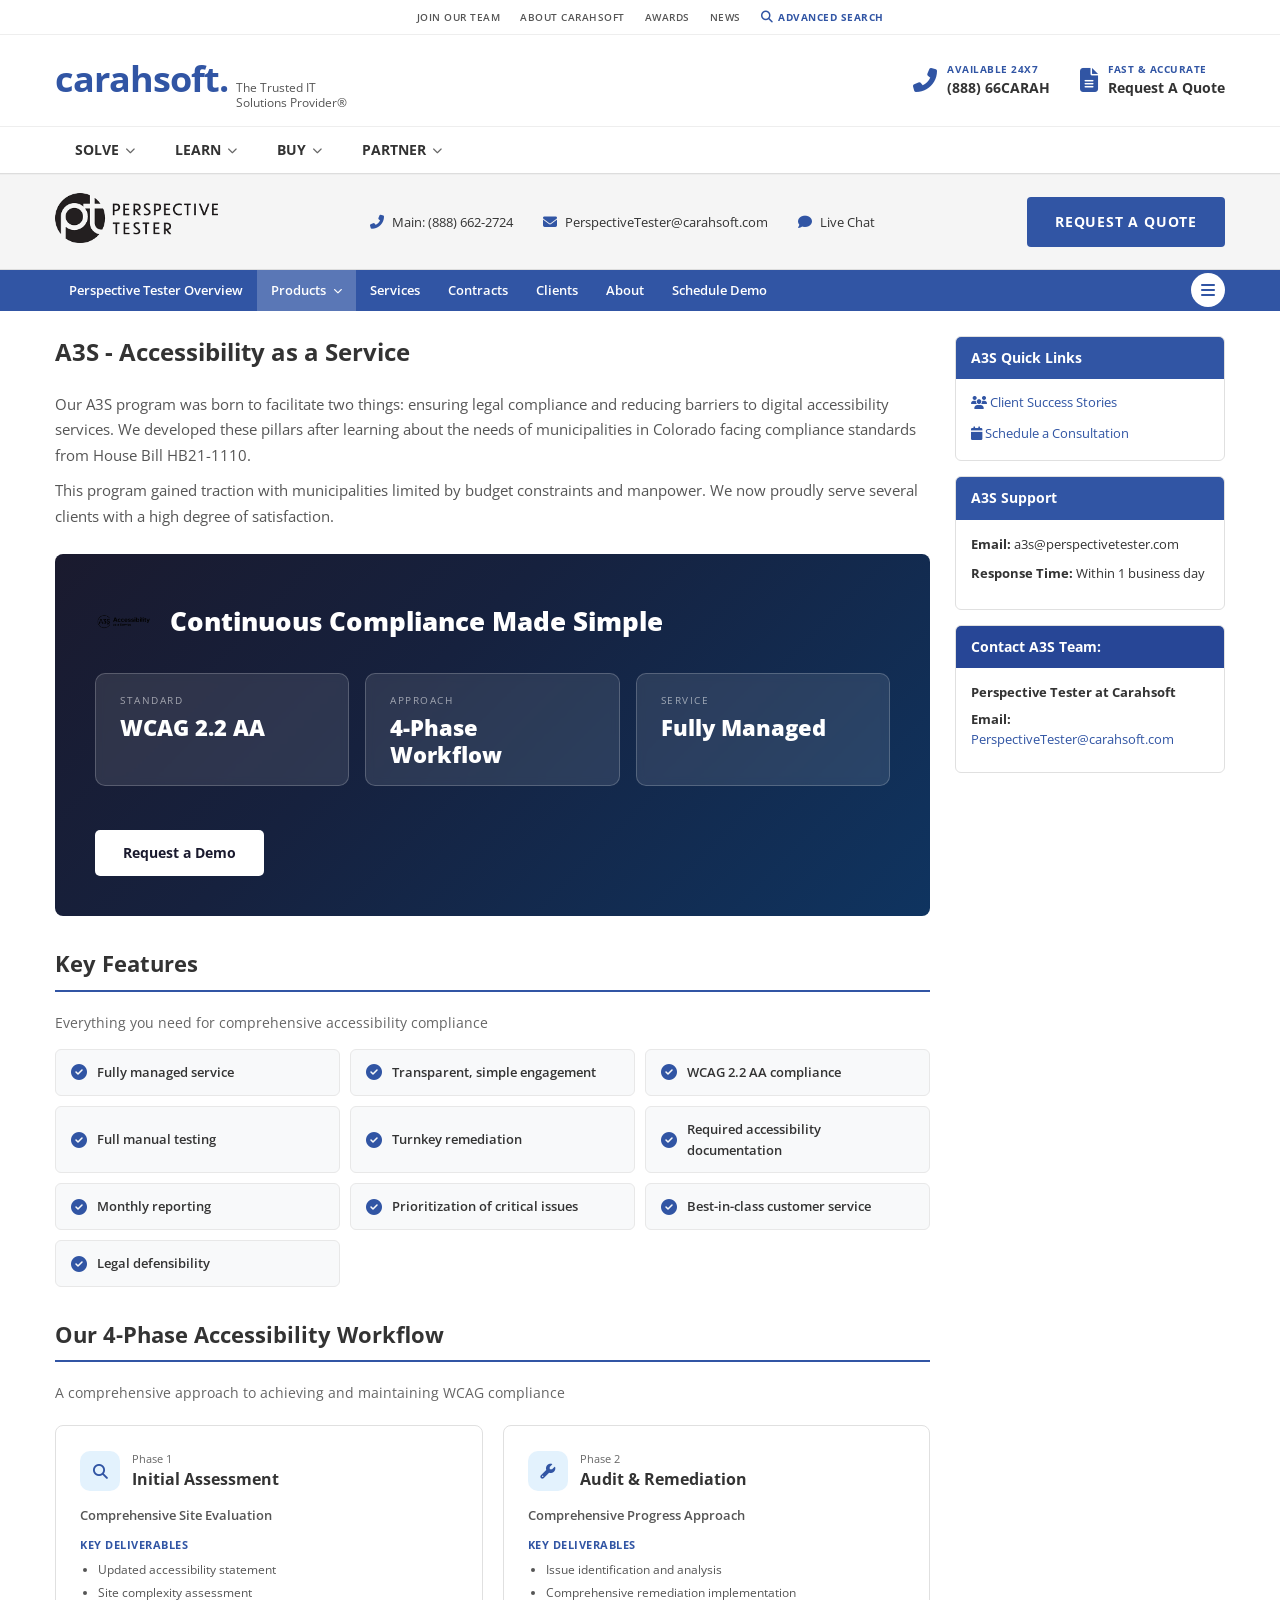
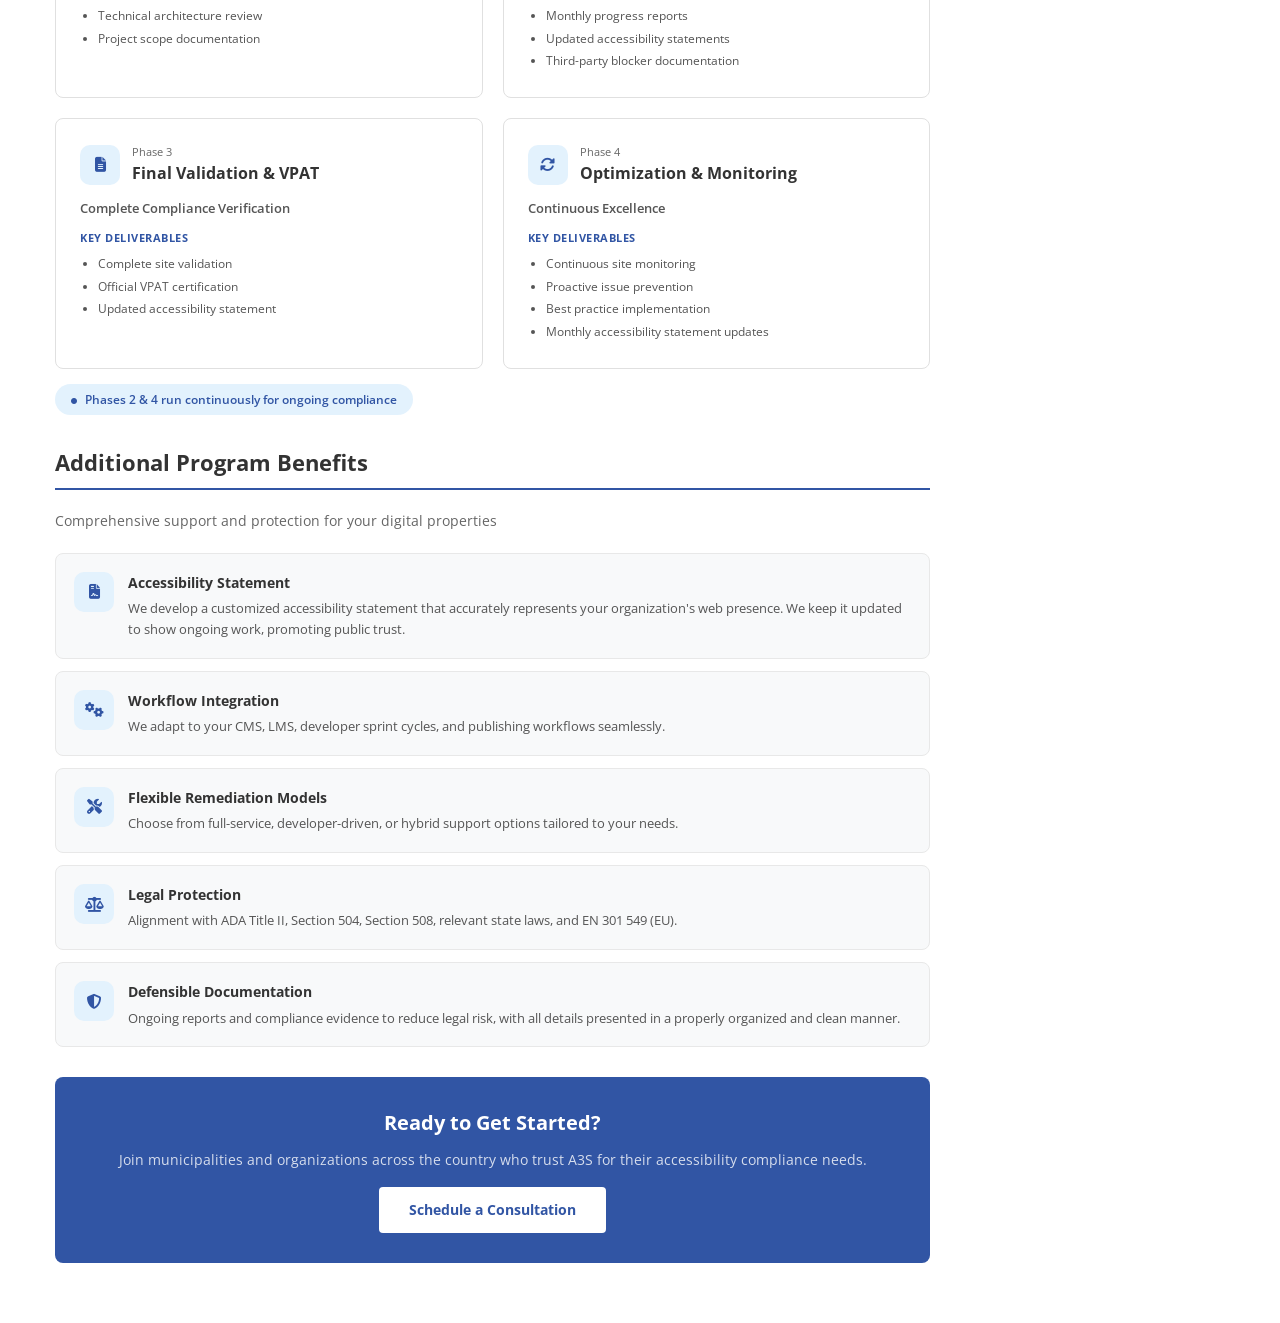
<file: a3s.html>
<!DOCTYPE html>
<html lang="en">
<head>
    <meta charset="UTF-8">
    <meta name="viewport" content="width=device-width, initial-scale=1.0">
    <title>A3S - Accessibility as a Service | Perspective Tester | Carahsoft</title>
    <link rel="stylesheet" href="styles.css">
    <link rel="stylesheet" href="pages.css">
    <link rel="stylesheet" href="https://cdnjs.cloudflare.com/ajax/libs/font-awesome/6.5.1/css/all.min.css">
    <link href="https://fonts.googleapis.com/css2?family=Open+Sans:wght@300;400;600;700;800&display=swap" rel="stylesheet">
</head>
<body>
    <div class="top-bar"><div class="top-bar-inner"><nav class="top-links"><a href="#">JOIN OUR TEAM</a><a href="about.html">ABOUT CARAHSOFT</a><a href="#">AWARDS</a><a href="#">NEWS</a></nav><div class="top-search"><i class="fas fa-search"></i><a href="#">ADVANCED SEARCH</a></div></div></div>
    <header class="main-header"><div class="header-inner"><div class="logo-area"><a href="index.html" class="carahsoft-logo"><span class="logo-text">carahsoft.</span><span class="logo-tagline">The Trusted IT<br>Solutions Provider&reg;</span></a></div><div class="header-right"><div class="header-contact"><div class="contact-item"><i class="fas fa-phone-alt"></i><div><span class="contact-label">AVAILABLE 24X7</span><span class="contact-value">(888) 66CARAH</span></div></div><div class="contact-item"><i class="fas fa-file-alt"></i><div><span class="contact-label">FAST &amp; ACCURATE</span><span class="contact-value">Request A Quote</span></div></div></div></div></div></header>
    <nav class="main-nav"><div class="nav-inner"><a href="#" class="nav-item">SOLVE <i class="fas fa-chevron-down"></i></a><a href="#" class="nav-item">LEARN <i class="fas fa-chevron-down"></i></a><a href="#" class="nav-item">BUY <i class="fas fa-chevron-down"></i></a><a href="#" class="nav-item">PARTNER <i class="fas fa-chevron-down"></i></a></div></nav>
    <div class="adobe-header"><div class="adobe-header-inner"><div class="adobe-logo-area"><img src="perspective-tester-logo.png" alt="Perspective Tester" class="vendor-logo-img"></div><div class="adobe-contact"><a href="tel:8886622724"><i class="fas fa-phone-alt"></i> Main: (888) 662-2724</a><a href="mailto:PerspectiveTester@carahsoft.com"><i class="fas fa-envelope"></i> PerspectiveTester@carahsoft.com</a><a href="#" class="live-chat-link"><i class="fas fa-comment"></i> Live Chat</a></div><a href="schedule-demo.html" class="btn-request-quote">REQUEST A QUOTE</a></div></div>
    <nav class="adobe-nav"><div class="adobe-nav-inner"><a href="index.html" class="adobe-nav-item">Perspective Tester Overview</a><div class="adobe-nav-item-wrapper"><a href="solutions.html" class="adobe-nav-item active has-dropdown">Products <i class="fas fa-chevron-down"></i></a><div class="adobe-nav-dropdown"><a href="a3s.html"><img src="a3s-logo.png" alt="A3S" style="width:18px;height:18px;object-fit:contain;vertical-align:middle;"> A3S - Accessibility as a Service</a><a href="p15r.html"><img src="p15r-logo.png" alt="P15R" style="width:18px;height:18px;object-fit:contain;vertical-align:middle;"> P15R - Accessibility Ops Platform</a></div></div><a href="services.html" class="adobe-nav-item">Services</a><a href="contracts.html" class="adobe-nav-item">Contracts</a><a href="clients.html" class="adobe-nav-item">Clients</a><a href="about.html" class="adobe-nav-item">About</a><a href="schedule-demo.html" class="adobe-nav-item">Schedule Demo</a><button class="adobe-nav-hamburger"><i class="fas fa-bars"></i></button></div></nav>

    <div class="page-wrapper">
        <div class="page-content">
            <h1 class="page-title">A3S - Accessibility as a Service</h1>
            <p style="font-size:15px;color:#555;margin-bottom:10px;line-height:1.7;">Our A3S program was born to facilitate two things: ensuring legal compliance and reducing barriers to digital accessibility services. We developed these pillars after learning about the needs of municipalities in Colorado facing compliance standards from House Bill HB21-1110.</p>
            <p style="font-size:15px;color:#555;margin-bottom:25px;line-height:1.7;">This program gained traction with municipalities limited by budget constraints and manpower. We now proudly serve several clients with a high degree of satisfaction.</p>

            <!-- Hero Banner -->
            <div class="hero-product-banner a3s">
                <div class="hero-product-top">
                    <img src="a3s-logo.png" alt="A3S Logo">
                    <h2>Continuous Compliance Made Simple</h2>
                </div>
                <div class="hero-stat-cards">
                    <div class="hero-stat-card">
                        <p class="hero-stat-label">Standard</p>
                        <p class="hero-stat-value">WCAG 2.2 AA</p>
                    </div>
                    <div class="hero-stat-card">
                        <p class="hero-stat-label">Approach</p>
                        <p class="hero-stat-value">4-Phase Workflow</p>
                    </div>
                    <div class="hero-stat-card">
                        <p class="hero-stat-label">Service</p>
                        <p class="hero-stat-value">Fully Managed</p>
                    </div>
                </div>
                <a href="schedule-demo.html" class="hero-cta-link">Request a Demo</a>
            </div>

            <!-- Key Features -->
            <h3 class="clients-section-title">Key Features</h3>
            <p style="font-size:14px;color:#666;margin-bottom:15px;">Everything you need for comprehensive accessibility compliance</p>
            <div class="key-features-grid">
                <div class="key-feature-item"><i class="fas fa-check-circle"></i><span>Fully managed service</span></div>
                <div class="key-feature-item"><i class="fas fa-check-circle"></i><span>Transparent, simple engagement</span></div>
                <div class="key-feature-item"><i class="fas fa-check-circle"></i><span>WCAG 2.2 AA compliance</span></div>
                <div class="key-feature-item"><i class="fas fa-check-circle"></i><span>Full manual testing</span></div>
                <div class="key-feature-item"><i class="fas fa-check-circle"></i><span>Turnkey remediation</span></div>
                <div class="key-feature-item"><i class="fas fa-check-circle"></i><span>Required accessibility documentation</span></div>
                <div class="key-feature-item"><i class="fas fa-check-circle"></i><span>Monthly reporting</span></div>
                <div class="key-feature-item"><i class="fas fa-check-circle"></i><span>Prioritization of critical issues</span></div>
                <div class="key-feature-item"><i class="fas fa-check-circle"></i><span>Best-in-class customer service</span></div>
                <div class="key-feature-item"><i class="fas fa-check-circle"></i><span>Legal defensibility</span></div>
            </div>

            <!-- 4-Phase Workflow -->
            <h3 class="clients-section-title">Our 4-Phase Accessibility Workflow</h3>
            <p style="font-size:14px;color:#666;margin-bottom:20px;">A comprehensive approach to achieving and maintaining WCAG compliance</p>
            <div class="product-phase-grid">
                <div class="product-phase-card">
                    <div class="phase-header">
                        <div class="phase-icon"><i class="fas fa-search"></i></div>
                        <div><span class="phase-label">Phase 1</span><span class="phase-name">Initial Assessment</span></div>
                    </div>
                    <p class="phase-subtitle">Comprehensive Site Evaluation</p>
                    <p class="phase-deliverables-label">Key Deliverables</p>
                    <ul class="phase-deliverables">
                        <li>Updated accessibility statement</li>
                        <li>Site complexity assessment</li>
                        <li>Technical architecture review</li>
                        <li>Project scope documentation</li>
                    </ul>
                </div>
                <div class="product-phase-card">
                    <div class="phase-header">
                        <div class="phase-icon"><i class="fas fa-wrench"></i></div>
                        <div><span class="phase-label">Phase 2</span><span class="phase-name">Audit & Remediation</span></div>
                    </div>
                    <p class="phase-subtitle">Comprehensive Progress Approach</p>
                    <p class="phase-deliverables-label">Key Deliverables</p>
                    <ul class="phase-deliverables">
                        <li>Issue identification and analysis</li>
                        <li>Comprehensive remediation implementation</li>
                        <li>Monthly progress reports</li>
                        <li>Updated accessibility statements</li>
                        <li>Third-party blocker documentation</li>
                    </ul>
                </div>
                <div class="product-phase-card">
                    <div class="phase-header">
                        <div class="phase-icon"><i class="fas fa-file-alt"></i></div>
                        <div><span class="phase-label">Phase 3</span><span class="phase-name">Final Validation & VPAT</span></div>
                    </div>
                    <p class="phase-subtitle">Complete Compliance Verification</p>
                    <p class="phase-deliverables-label">Key Deliverables</p>
                    <ul class="phase-deliverables">
                        <li>Complete site validation</li>
                        <li>Official VPAT certification</li>
                        <li>Updated accessibility statement</li>
                    </ul>
                </div>
                <div class="product-phase-card">
                    <div class="phase-header">
                        <div class="phase-icon"><i class="fas fa-sync-alt"></i></div>
                        <div><span class="phase-label">Phase 4</span><span class="phase-name">Optimization & Monitoring</span></div>
                    </div>
                    <p class="phase-subtitle">Continuous Excellence</p>
                    <p class="phase-deliverables-label">Key Deliverables</p>
                    <ul class="phase-deliverables">
                        <li>Continuous site monitoring</li>
                        <li>Proactive issue prevention</li>
                        <li>Best practice implementation</li>
                        <li>Monthly accessibility statement updates</li>
                    </ul>
                </div>
            </div>
            <p style="text-align:center;font-size:12px;color:#3155A4;font-weight:600;background:#e3f2fd;display:inline-block;padding:6px 16px;border-radius:20px;margin-bottom:30px;"><i class="fas fa-circle" style="font-size:6px;vertical-align:middle;margin-right:5px;"></i> Phases 2 & 4 run continuously for ongoing compliance</p>

            <!-- Additional Program Benefits -->
            <h3 class="clients-section-title">Additional Program Benefits</h3>
            <p style="font-size:14px;color:#666;margin-bottom:20px;">Comprehensive support and protection for your digital properties</p>
            <div style="display:flex;flex-direction:column;gap:12px;margin-bottom:30px;">
                <div class="benefit-card">
                    <div class="benefit-icon"><i class="fas fa-file-contract"></i></div>
                    <div><strong>Accessibility Statement</strong><p>We develop a customized accessibility statement that accurately represents your organization's web presence. We keep it updated to show ongoing work, promoting public trust.</p></div>
                </div>
                <div class="benefit-card">
                    <div class="benefit-icon"><i class="fas fa-cogs"></i></div>
                    <div><strong>Workflow Integration</strong><p>We adapt to your CMS, LMS, developer sprint cycles, and publishing workflows seamlessly.</p></div>
                </div>
                <div class="benefit-card">
                    <div class="benefit-icon"><i class="fas fa-tools"></i></div>
                    <div><strong>Flexible Remediation Models</strong><p>Choose from full-service, developer-driven, or hybrid support options tailored to your needs.</p></div>
                </div>
                <div class="benefit-card">
                    <div class="benefit-icon"><i class="fas fa-balance-scale"></i></div>
                    <div><strong>Legal Protection</strong><p>Alignment with ADA Title II, Section 504, Section 508, relevant state laws, and EN 301 549 (EU).</p></div>
                </div>
                <div class="benefit-card">
                    <div class="benefit-icon"><i class="fas fa-shield-alt"></i></div>
                    <div><strong>Defensible Documentation</strong><p>Ongoing reports and compliance evidence to reduce legal risk, with all details presented in a properly organized and clean manner.</p></div>
                </div>
            </div>

            <!-- CTA -->
            <div style="text-align:center;padding:30px;background:#3155A4;border-radius:8px;margin-bottom:20px;">
                <h3 style="color:#fff;font-size:20px;margin-bottom:10px;">Ready to Get Started?</h3>
                <p style="color:rgba(255,255,255,0.8);font-size:14px;margin-bottom:15px;">Join municipalities and organizations across the country who trust A3S for their accessibility compliance needs.</p>
                <a href="schedule-demo.html" style="display:inline-block;background:#fff;color:#3155A4;padding:12px 30px;border-radius:4px;font-weight:700;font-size:14px;">Schedule a Consultation</a>
            </div>
        </div>

        <!-- Sidebar -->
        <aside class="page-sidebar">
            <div class="sidebar-box">
                <div class="sidebar-box-header">A3S Quick Links</div>
                <ul class="sidebar-links">
                    <li><a href="clients.html"><i class="fas fa-users"></i> Client Success Stories</a></li>
                    <li><a href="schedule-demo.html"><i class="fas fa-calendar"></i> Schedule a Consultation</a></li>
                </ul>
            </div>
            <div class="sidebar-box">
                <div class="sidebar-box-header support-header">A3S Support</div>
                <div class="sidebar-box-content">
                    <p><strong>Email:</strong> a3s@perspectivetester.com</p>
                    <p><strong>Response Time:</strong> Within 1 business day</p>
                </div>
            </div>
            <div class="sidebar-box contact-box">
                <div class="sidebar-box-header contact-header">Contact A3S Team:</div>
                <div class="sidebar-box-content">
                    <p><strong>Perspective Tester at Carahsoft</strong></p>
                    <p><strong>Email:</strong><br><a href="mailto:PerspectiveTester@carahsoft.com">PerspectiveTester@carahsoft.com</a></p>
                </div>
            </div>
        </aside>
    </div>

</body>
</html>
</file>
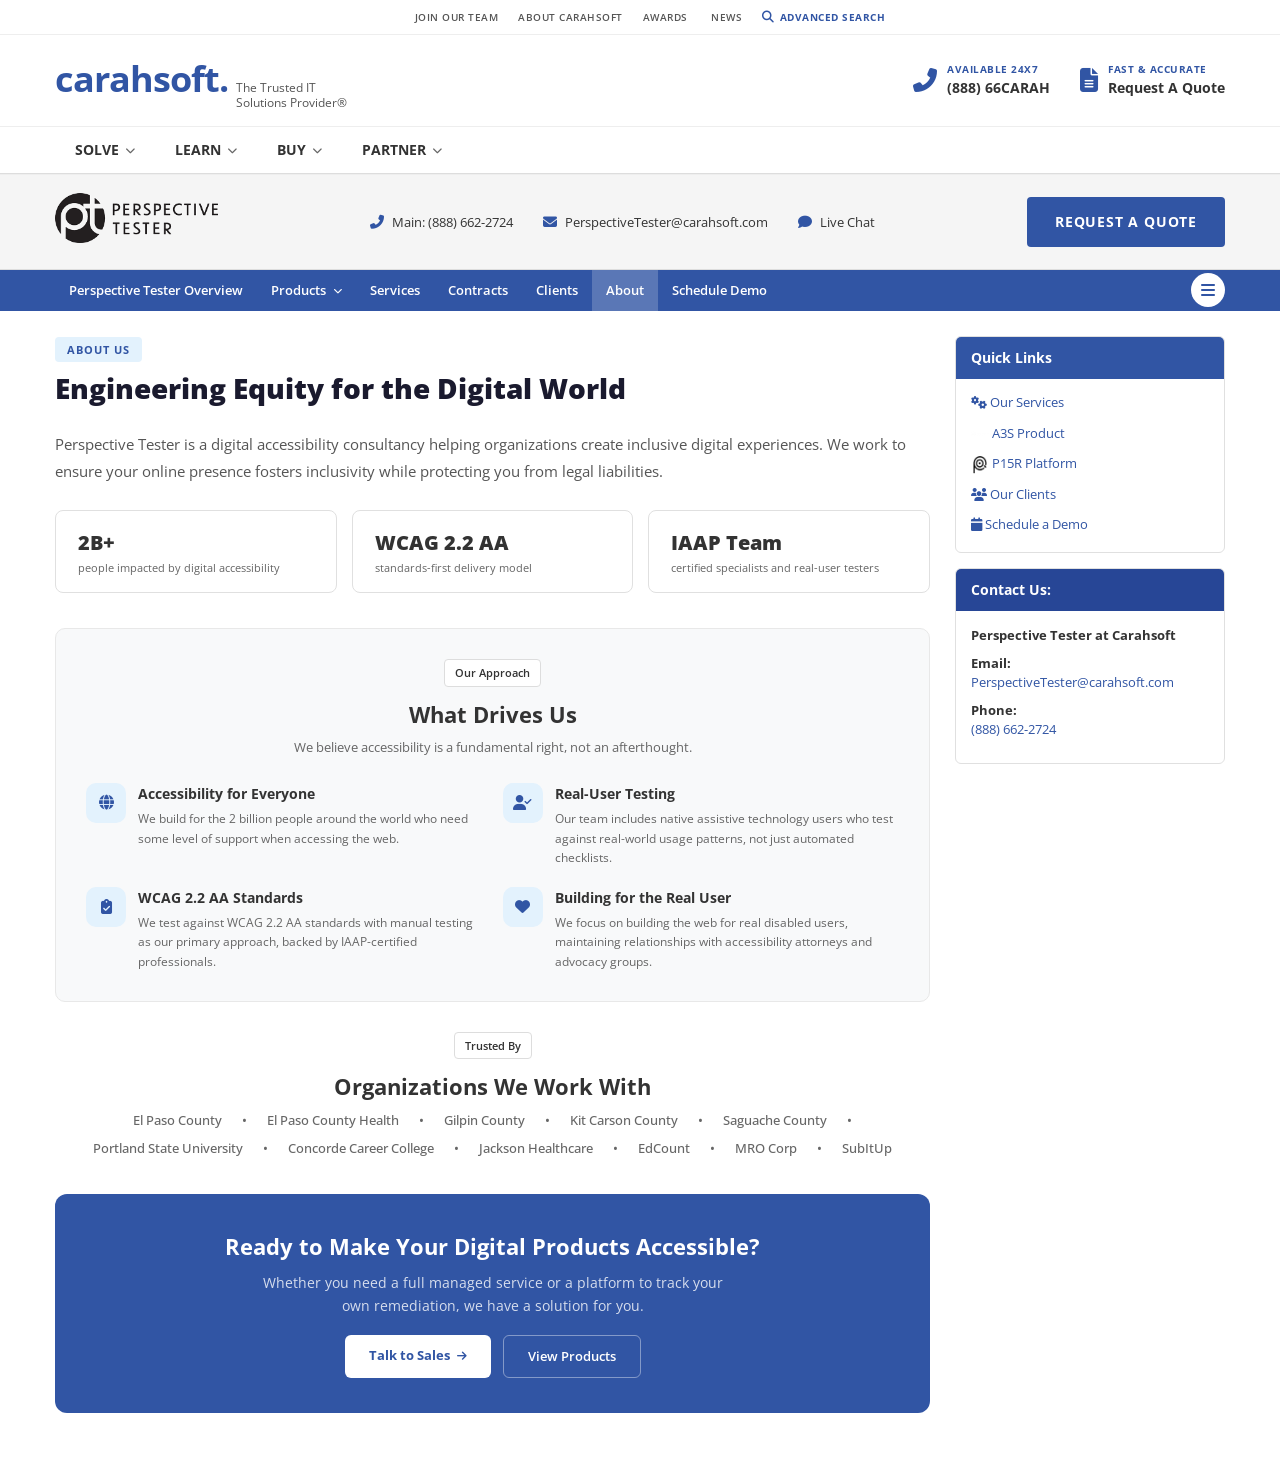
<file: about.html>
<!DOCTYPE html>
<html lang="en">
<head>
    <meta charset="UTF-8">
    <meta name="viewport" content="width=device-width, initial-scale=1.0">
    <title>About - Perspective Tester | Carahsoft</title>
    <link rel="stylesheet" href="styles.css">
    <link rel="stylesheet" href="pages.css">
    <link rel="stylesheet" href="https://cdnjs.cloudflare.com/ajax/libs/font-awesome/6.5.1/css/all.min.css">
    <link href="https://fonts.googleapis.com/css2?family=Open+Sans:wght@300;400;600;700;800&display=swap" rel="stylesheet">
</head>
<body>
    <div class="top-bar"><div class="top-bar-inner"><nav class="top-links"><a href="#">JOIN OUR TEAM</a><a href="about.html">ABOUT CARAHSOFT</a><a href="#">AWARDS</a>
                <a href="#">NEWS</a>
            </nav><div class="top-search"><i class="fas fa-search"></i><a href="#">ADVANCED SEARCH</a></div></div></div>
    <header class="main-header"><div class="header-inner"><div class="logo-area"><a href="index.html" class="carahsoft-logo"><span class="logo-text">carahsoft.</span><span class="logo-tagline">The Trusted IT<br>Solutions Provider&reg;</span></a></div><div class="header-right"><div class="header-contact"><div class="contact-item"><i class="fas fa-phone-alt"></i><div><span class="contact-label">AVAILABLE 24X7</span><span class="contact-value">(888) 66CARAH</span></div></div><div class="contact-item"><i class="fas fa-file-alt"></i><div><span class="contact-label">FAST &amp; ACCURATE</span><span class="contact-value">Request A Quote</span></div></div></div></div></div></header>
    <nav class="main-nav"><div class="nav-inner"><a href="#" class="nav-item">SOLVE <i class="fas fa-chevron-down"></i></a><a href="#" class="nav-item">LEARN <i class="fas fa-chevron-down"></i></a><a href="#" class="nav-item">BUY <i class="fas fa-chevron-down"></i></a><a href="#" class="nav-item">PARTNER <i class="fas fa-chevron-down"></i></a></div></nav>
    <div class="adobe-header"><div class="adobe-header-inner"><div class="adobe-logo-area"><img src="perspective-tester-logo.png" alt="Perspective Tester" class="vendor-logo-img"></div><div class="adobe-contact"><a href="tel:8886622724"><i class="fas fa-phone-alt"></i> Main: (888) 662-2724</a><a href="mailto:PerspectiveTester@carahsoft.com"><i class="fas fa-envelope"></i> PerspectiveTester@carahsoft.com</a>
                <a href="#" class="live-chat-link"><i class="fas fa-comment"></i> Live Chat</a></div><a href="schedule-demo.html" class="btn-request-quote">REQUEST A QUOTE</a></div></div>
    <nav class="adobe-nav"><div class="adobe-nav-inner"><a href="index.html" class="adobe-nav-item">Perspective Tester Overview</a><div class="adobe-nav-item-wrapper"><a href="solutions.html" class="adobe-nav-item has-dropdown">Products <i class="fas fa-chevron-down"></i></a><div class="adobe-nav-dropdown"><a href="a3s.html"><img src="a3s-logo.png" alt="A3S" style="width:18px;height:18px;object-fit:contain;vertical-align:middle;"> A3S - Accessibility as a Service</a><a href="p15r.html"><img src="p15r-logo.png" alt="P15R" style="width:18px;height:18px;object-fit:contain;vertical-align:middle;"> P15R - Accessibility Ops Platform</a></div></div><a href="services.html" class="adobe-nav-item">Services</a><a href="contracts.html" class="adobe-nav-item">Contracts</a><a href="clients.html" class="adobe-nav-item">Clients</a><a href="about.html" class="adobe-nav-item active">About</a><a href="schedule-demo.html" class="adobe-nav-item">Schedule Demo</a><button class="adobe-nav-hamburger"><i class="fas fa-bars"></i></button></div></nav>

    <div class="page-wrapper">
        <div class="page-content">
            <!-- Hero -->
            <span class="about-badge">ABOUT US</span>
            <h1 class="page-title" style="font-size:28px;font-weight:800;color:#1a1a2e;line-height:1.2;">Engineering Equity for the Digital World</h1>
            <p style="font-size:15px;line-height:1.8;color:#555;margin-bottom:25px;">Perspective Tester is a digital accessibility consultancy helping organizations create inclusive digital experiences. We work to ensure your online presence fosters inclusivity while protecting you from legal liabilities.</p>

            <!-- Stats -->
            <div class="about-stats">
                <div class="about-stat-card">
                    <p class="about-stat-value">2B+</p>
                    <p class="about-stat-label">people impacted by digital accessibility</p>
                </div>
                <div class="about-stat-card">
                    <p class="about-stat-value">WCAG 2.2 AA</p>
                    <p class="about-stat-label">standards-first delivery model</p>
                </div>
                <div class="about-stat-card">
                    <p class="about-stat-value">IAAP Team</p>
                    <p class="about-stat-label">certified specialists and real-user testers</p>
                </div>
            </div>

            <!-- What Drives Us -->
            <div class="about-section">
                <div class="about-section-header">
                    <span class="about-section-badge">Our Approach</span>
                    <h2 class="about-section-title">What Drives Us</h2>
                    <p class="about-section-subtitle">We believe accessibility is a fundamental right, not an afterthought.</p>
                </div>
                <div class="about-grid">
                    <div class="about-grid-item">
                        <div class="about-grid-icon"><i class="fas fa-globe"></i></div>
                        <div>
                            <h4>Accessibility for Everyone</h4>
                            <p>We build for the 2 billion people around the world who need some level of support when accessing the web.</p>
                        </div>
                    </div>
                    <div class="about-grid-item">
                        <div class="about-grid-icon"><i class="fas fa-user-check"></i></div>
                        <div>
                            <h4>Real-User Testing</h4>
                            <p>Our team includes native assistive technology users who test against real-world usage patterns, not just automated checklists.</p>
                        </div>
                    </div>
                    <div class="about-grid-item">
                        <div class="about-grid-icon"><i class="fas fa-clipboard-check"></i></div>
                        <div>
                            <h4>WCAG 2.2 AA Standards</h4>
                            <p>We test against WCAG 2.2 AA standards with manual testing as our primary approach, backed by IAAP-certified professionals.</p>
                        </div>
                    </div>
                    <div class="about-grid-item">
                        <div class="about-grid-icon"><i class="fas fa-heart"></i></div>
                        <div>
                            <h4>Building for the Real User</h4>
                            <p>We focus on building the web for real disabled users, maintaining relationships with accessibility attorneys and advocacy groups.</p>
                        </div>
                    </div>
                </div>
            </div>

            <!-- Trusted By -->
            <div class="about-trusted">
                <span class="about-section-badge">Trusted By</span>
                <h2 class="about-section-title">Organizations We Work With</h2>
                <div class="about-trusted-clients">
                    <span>El Paso County</span><span>&bull;</span>
                    <span>El Paso County Health</span><span>&bull;</span>
                    <span>Gilpin County</span><span>&bull;</span>
                    <span>Kit Carson County</span><span>&bull;</span>
                    <span>Saguache County</span><span>&bull;</span>
                    <span>Portland State University</span><span>&bull;</span>
                    <span>Concorde Career College</span><span>&bull;</span>
                    <span>Jackson Healthcare</span><span>&bull;</span>
                    <span>EdCount</span><span>&bull;</span>
                    <span>MRO Corp</span><span>&bull;</span>
                    <span>SubItUp</span>
                </div>
            </div>

            <!-- CTA -->
            <div class="about-cta">
                <h2>Ready to Make Your Digital Products Accessible?</h2>
                <p>Whether you need a full managed service or a platform to track your own remediation, we have a solution for you.</p>
                <div class="about-cta-buttons">
                    <a href="schedule-demo.html" class="about-cta-primary">Talk to Sales <i class="fas fa-arrow-right" style="margin-left:4px;font-size:11px;"></i></a>
                    <a href="solutions.html" class="about-cta-secondary">View Products</a>
                </div>
            </div>
        </div>

        <!-- Sidebar -->
        <aside class="page-sidebar">
            <div class="sidebar-box">
                <div class="sidebar-box-header">Quick Links</div>
                <ul class="sidebar-links">
                    <li><a href="services.html"><i class="fas fa-cogs"></i> Our Services</a></li>
                    <li><a href="a3s.html"><img src="a3s-logo.png" alt="A3S" style="width:18px;height:18px;object-fit:contain;vertical-align:middle;"> A3S Product</a></li>
                    <li><a href="p15r.html"><img src="p15r-logo.png" alt="P15R" style="width:18px;height:18px;object-fit:contain;vertical-align:middle;"> P15R Platform</a></li>
                    <li><a href="clients.html"><i class="fas fa-users"></i> Our Clients</a></li>
                    <li><a href="schedule-demo.html"><i class="fas fa-calendar"></i> Schedule a Demo</a></li>
                </ul>
            </div>
            <div class="sidebar-box contact-box">
                <div class="sidebar-box-header contact-header">Contact Us:</div>
                <div class="sidebar-box-content">
                    <p><strong>Perspective Tester at Carahsoft</strong></p>
                    <p><strong>Email:</strong><br><a href="mailto:PerspectiveTester@carahsoft.com">PerspectiveTester@carahsoft.com</a></p>
                    <p><strong>Phone:</strong><br><a href="tel:8886622724">(888) 662-2724</a></p>
                </div>
            </div>
        </aside>
    </div>
</file>
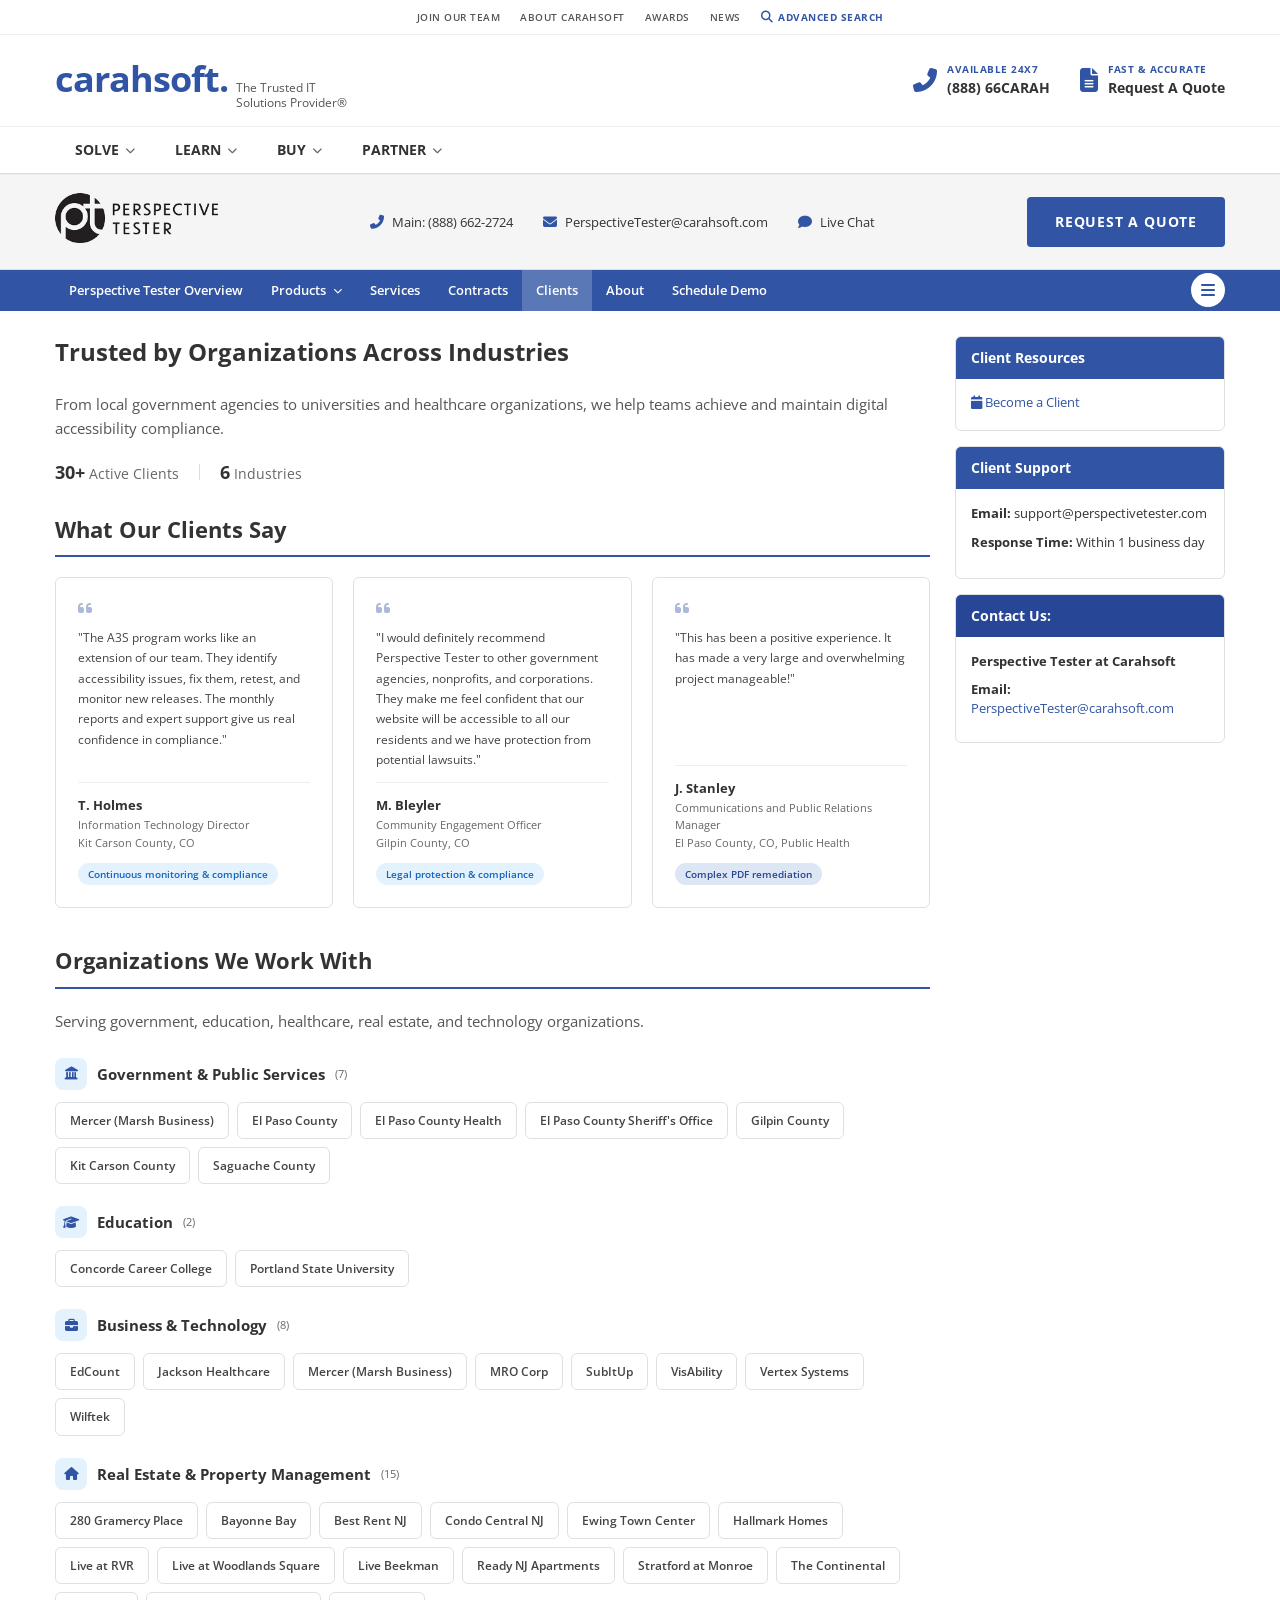
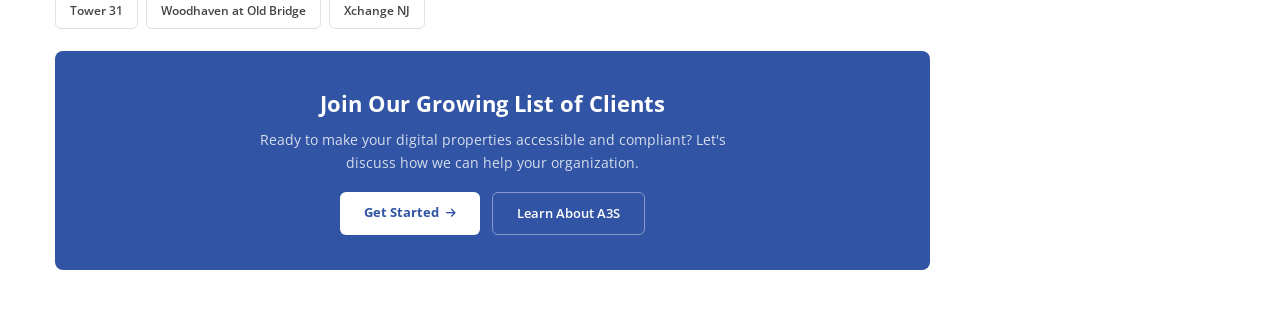
<file: clients.html>
<!DOCTYPE html>
<html lang="en">
<head>
    <meta charset="UTF-8">
    <meta name="viewport" content="width=device-width, initial-scale=1.0">
    <title>Clients - Perspective Tester | Carahsoft</title>
    <link rel="stylesheet" href="styles.css">
    <link rel="stylesheet" href="pages.css">
    <link rel="stylesheet" href="https://cdnjs.cloudflare.com/ajax/libs/font-awesome/6.5.1/css/all.min.css">
    <link href="https://fonts.googleapis.com/css2?family=Open+Sans:wght@300;400;600;700;800&display=swap" rel="stylesheet">
</head>
<body>
    <div class="top-bar"><div class="top-bar-inner"><nav class="top-links"><a href="#">JOIN OUR TEAM</a><a href="about.html">ABOUT CARAHSOFT</a><a href="#">AWARDS</a><a href="#">NEWS</a></nav><div class="top-search"><i class="fas fa-search"></i><a href="#">ADVANCED SEARCH</a></div></div></div>
    <header class="main-header"><div class="header-inner"><div class="logo-area"><a href="index.html" class="carahsoft-logo"><span class="logo-text">carahsoft.</span><span class="logo-tagline">The Trusted IT<br>Solutions Provider&reg;</span></a></div><div class="header-right"><div class="header-contact"><div class="contact-item"><i class="fas fa-phone-alt"></i><div><span class="contact-label">AVAILABLE 24X7</span><span class="contact-value">(888) 66CARAH</span></div></div><div class="contact-item"><i class="fas fa-file-alt"></i><div><span class="contact-label">FAST &amp; ACCURATE</span><span class="contact-value">Request A Quote</span></div></div></div></div></div></header>
    <nav class="main-nav"><div class="nav-inner"><a href="#" class="nav-item">SOLVE <i class="fas fa-chevron-down"></i></a><a href="#" class="nav-item">LEARN <i class="fas fa-chevron-down"></i></a><a href="#" class="nav-item">BUY <i class="fas fa-chevron-down"></i></a><a href="#" class="nav-item">PARTNER <i class="fas fa-chevron-down"></i></a></div></nav>
    <div class="adobe-header"><div class="adobe-header-inner"><div class="adobe-logo-area"><img src="perspective-tester-logo.png" alt="Perspective Tester" class="vendor-logo-img"></div><div class="adobe-contact"><a href="tel:8886622724"><i class="fas fa-phone-alt"></i> Main: (888) 662-2724</a><a href="mailto:PerspectiveTester@carahsoft.com"><i class="fas fa-envelope"></i> PerspectiveTester@carahsoft.com</a><a href="#" class="live-chat-link"><i class="fas fa-comment"></i> Live Chat</a></div><a href="schedule-demo.html" class="btn-request-quote">REQUEST A QUOTE</a></div></div>
    <nav class="adobe-nav"><div class="adobe-nav-inner"><a href="index.html" class="adobe-nav-item">Perspective Tester Overview</a><div class="adobe-nav-item-wrapper"><a href="solutions.html" class="adobe-nav-item has-dropdown">Products <i class="fas fa-chevron-down"></i></a><div class="adobe-nav-dropdown"><a href="a3s.html"><img src="a3s-logo.png" alt="A3S" style="width:18px;height:18px;object-fit:contain;vertical-align:middle;"> A3S - Accessibility as a Service</a><a href="p15r.html"><img src="p15r-logo.png" alt="P15R" style="width:18px;height:18px;object-fit:contain;vertical-align:middle;"> P15R - Accessibility Ops Platform</a></div></div><a href="services.html" class="adobe-nav-item">Services</a><a href="contracts.html" class="adobe-nav-item">Contracts</a><a href="clients.html" class="adobe-nav-item active">Clients</a><a href="about.html" class="adobe-nav-item">About</a><a href="schedule-demo.html" class="adobe-nav-item">Schedule Demo</a><button class="adobe-nav-hamburger"><i class="fas fa-bars"></i></button></div></nav>

    <div class="page-wrapper">
        <div class="page-content">
            <h2 class="page-title">Trusted by Organizations Across Industries</h2>
            <p class="clients-intro">From local government agencies to universities and healthcare organizations, we help teams achieve and maintain digital accessibility compliance.</p>
            <div class="clients-stats">
                <span class="clients-stat"><strong>30+</strong> Active Clients</span>
                <span class="clients-stat-divider"></span>
                <span class="clients-stat"><strong>6</strong> Industries</span>
            </div>

            <!-- Testimonials -->
            <h3 class="clients-section-title">What Our Clients Say</h3>
            <div class="testimonials-grid">
                <div class="testimonial-card">
                    <i class="fas fa-quote-left testimonial-icon"></i>
                    <p class="testimonial-text">"The A3S program works like an extension of our team. They identify accessibility issues, fix them, retest, and monitor new releases. The monthly reports and expert support give us real confidence in compliance."</p>
                    <div class="testimonial-footer">
                        <p class="testimonial-name">T. Holmes</p>
                        <p class="testimonial-role">Information Technology Director</p>
                        <p class="testimonial-role">Kit Carson County, CO</p>
                    </div>
                    <span class="testimonial-tag tag-blue">Continuous monitoring & compliance</span>
                </div>
                <div class="testimonial-card">
                    <i class="fas fa-quote-left testimonial-icon"></i>
                    <p class="testimonial-text">"I would definitely recommend Perspective Tester to other government agencies, nonprofits, and corporations. They make me feel confident that our website will be accessible to all our residents and we have protection from potential lawsuits."</p>
                    <div class="testimonial-footer">
                        <p class="testimonial-name">M. Bleyler</p>
                        <p class="testimonial-role">Community Engagement Officer</p>
                        <p class="testimonial-role">Gilpin County, CO</p>
                    </div>
                    <span class="testimonial-tag tag-green">Legal protection & compliance</span>
                </div>
                <div class="testimonial-card">
                    <i class="fas fa-quote-left testimonial-icon"></i>
                    <p class="testimonial-text">"This has been a positive experience. It has made a very large and overwhelming project manageable!"</p>
                    <div class="testimonial-footer">
                        <p class="testimonial-name">J. Stanley</p>
                        <p class="testimonial-role">Communications and Public Relations Manager</p>
                        <p class="testimonial-role">El Paso County, CO, Public Health</p>
                    </div>
                    <span class="testimonial-tag tag-red">Complex PDF remediation</span>
                </div>
            </div>

            <!-- All Clients -->
            <h3 class="clients-section-title">Organizations We Work With</h3>
            <p class="clients-intro" style="margin-bottom:25px;">Serving government, education, healthcare, real estate, and technology organizations.</p>

            <!-- Government -->
            <div class="client-category">
                <div class="category-header">
                    <div class="category-icon"><i class="fas fa-landmark"></i></div>
                    <h4 class="category-name">Government & Public Services</h4>
                    <span class="category-count">(7)</span>
                </div>
                <div class="client-tags">
                    <span class="client-tag">Mercer (Marsh Business)</span>
                    <span class="client-tag">El Paso County</span>
                    <span class="client-tag">El Paso County Health</span>
                    <span class="client-tag">El Paso County Sheriff's Office</span>
                    <span class="client-tag">Gilpin County</span>
                    <span class="client-tag">Kit Carson County</span>
                    <span class="client-tag">Saguache County</span>
                </div>
            </div>

            <!-- Education -->
            <div class="client-category">
                <div class="category-header">
                    <div class="category-icon"><i class="fas fa-graduation-cap"></i></div>
                    <h4 class="category-name">Education</h4>
                    <span class="category-count">(2)</span>
                </div>
                <div class="client-tags">
                    <span class="client-tag">Concorde Career College</span>
                    <span class="client-tag">Portland State University</span>
                </div>
            </div>

            <!-- Business & Technology -->
            <div class="client-category">
                <div class="category-header">
                    <div class="category-icon"><i class="fas fa-briefcase"></i></div>
                    <h4 class="category-name">Business & Technology</h4>
                    <span class="category-count">(8)</span>
                </div>
                <div class="client-tags">
                    <span class="client-tag">EdCount</span>
                    <span class="client-tag">Jackson Healthcare</span>
                    <span class="client-tag">Mercer (Marsh Business)</span>
                    <span class="client-tag">MRO Corp</span>
                    <span class="client-tag">SubItUp</span>
                    <span class="client-tag">VisAbility</span>
                    <span class="client-tag">Vertex Systems</span>
                    <span class="client-tag">Wilftek</span>
                </div>
            </div>

            <!-- Real Estate -->
            <div class="client-category">
                <div class="category-header">
                    <div class="category-icon"><i class="fas fa-home"></i></div>
                    <h4 class="category-name">Real Estate & Property Management</h4>
                    <span class="category-count">(15)</span>
                </div>
                <div class="client-tags">
                    <span class="client-tag">280 Gramercy Place</span>
                    <span class="client-tag">Bayonne Bay</span>
                    <span class="client-tag">Best Rent NJ</span>
                    <span class="client-tag">Condo Central NJ</span>
                    <span class="client-tag">Ewing Town Center</span>
                    <span class="client-tag">Hallmark Homes</span>
                    <span class="client-tag">Live at RVR</span>
                    <span class="client-tag">Live at Woodlands Square</span>
                    <span class="client-tag">Live Beekman</span>
                    <span class="client-tag">Ready NJ Apartments</span>
                    <span class="client-tag">Stratford at Monroe</span>
                    <span class="client-tag">The Continental</span>
                    <span class="client-tag">Tower 31</span>
                    <span class="client-tag">Woodhaven at Old Bridge</span>
                    <span class="client-tag">Xchange NJ</span>
                </div>
            </div>

            <!-- CTA -->
            <div class="clients-cta">
                <h2 class="clients-cta-title">Join Our Growing List of Clients</h2>
                <p class="clients-cta-desc">Ready to make your digital properties accessible and compliant? Let's discuss how we can help your organization.</p>
                <div class="clients-cta-btns">
                    <a href="schedule-demo.html" class="cta-btn-primary">Get Started <i class="fas fa-arrow-right"></i></a>
                    <a href="a3s.html" class="cta-btn-outline">Learn About A3S</a>
                </div>
            </div>
        </div>

        <!-- Sidebar -->
        <aside class="page-sidebar">
            <div class="sidebar-box">
                <div class="sidebar-box-header">Client Resources</div>
                <ul class="sidebar-links">
                    <li><a href="schedule-demo.html"><i class="fas fa-calendar"></i> Become a Client</a></li>
                </ul>
            </div>
            <div class="sidebar-box">
                <div class="sidebar-box-header support-header">Client Support</div>
                <div class="sidebar-box-content">
                    <p><strong>Email:</strong> support@perspectivetester.com</p>
                    <p><strong>Response Time:</strong> Within 1 business day</p>
                </div>
            </div>
            <div class="sidebar-box contact-box">
                <div class="sidebar-box-header contact-header">Contact Us:</div>
                <div class="sidebar-box-content">
                    <p><strong>Perspective Tester at Carahsoft</strong></p>
                    <p><strong>Email:</strong><br><a href="mailto:PerspectiveTester@carahsoft.com">PerspectiveTester@carahsoft.com</a></p>
                </div>
            </div>
        </aside>
    </div>

</body>
</html>
</file>
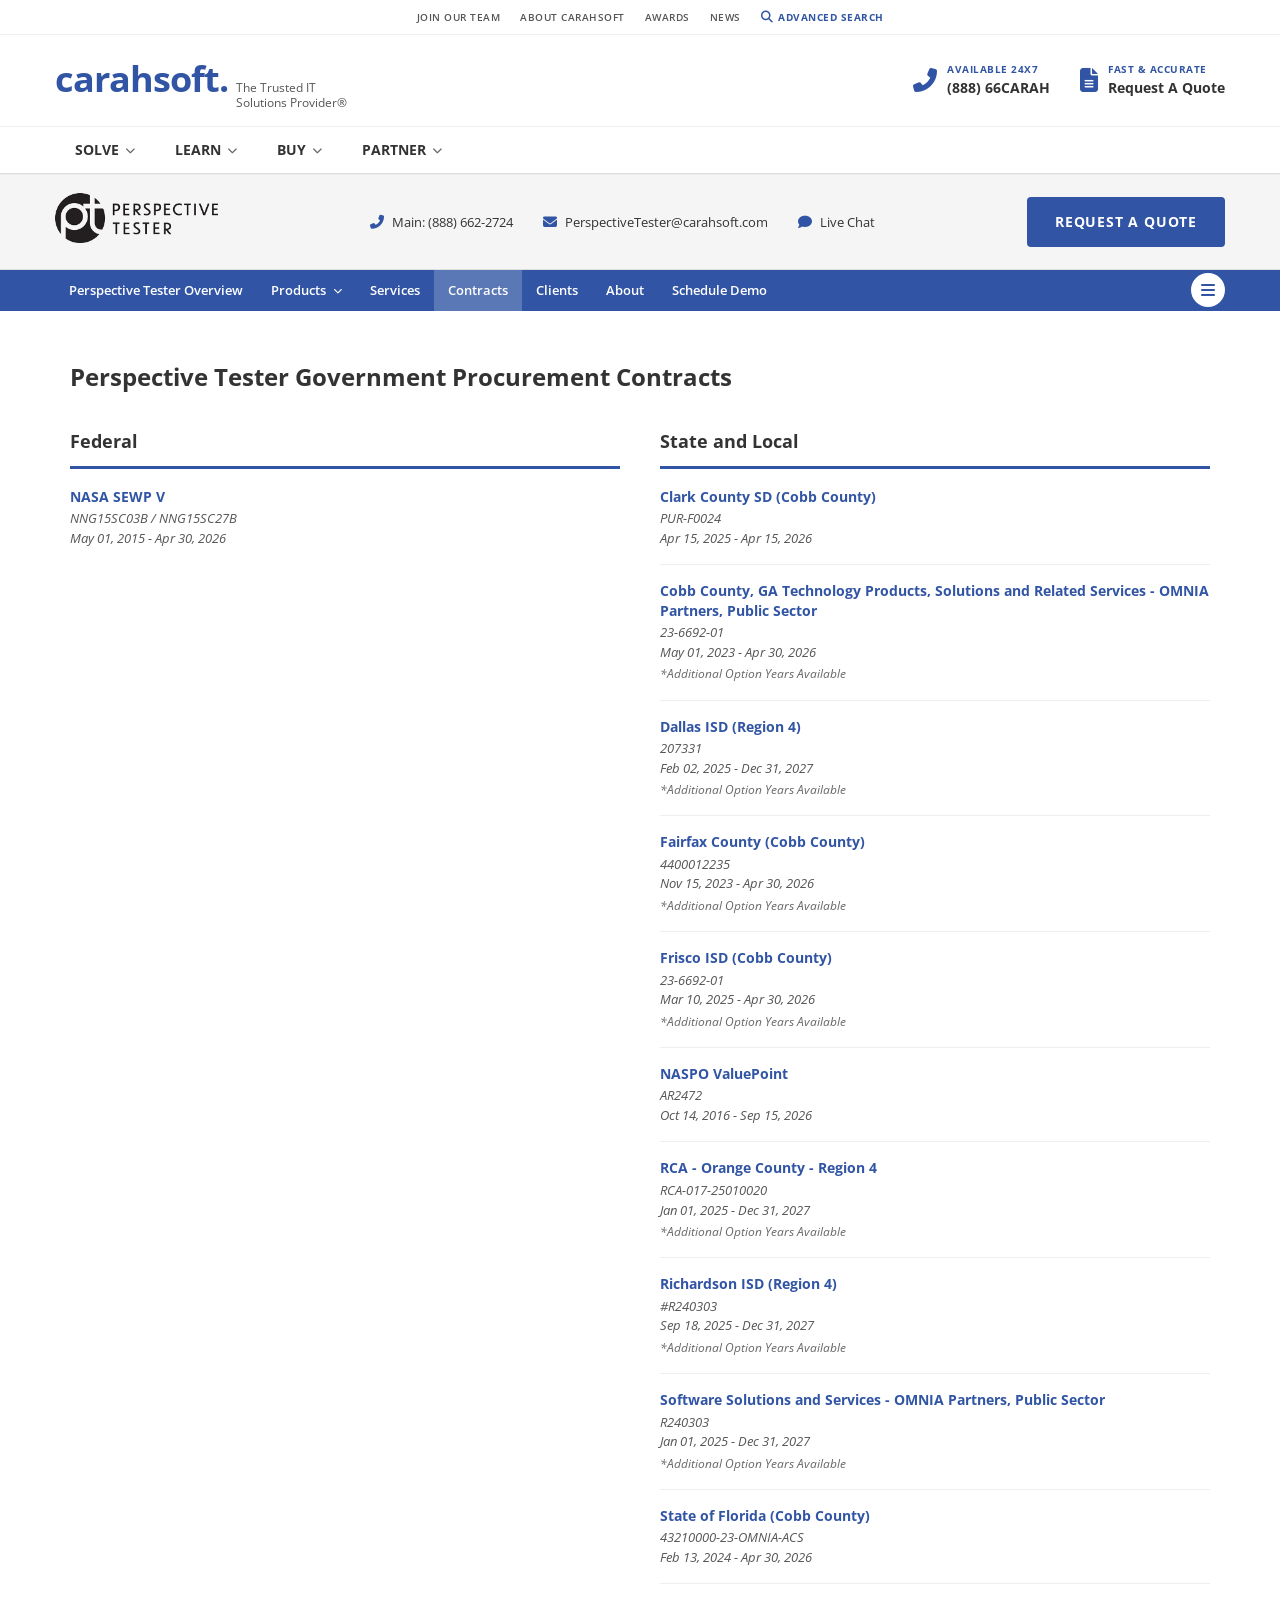
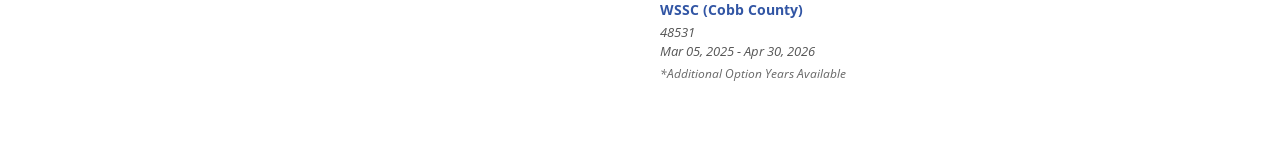
<file: contracts.html>
<!DOCTYPE html>
<html lang="en">
<head>
    <meta charset="UTF-8">
    <meta name="viewport" content="width=device-width, initial-scale=1.0">
    <title>Contracts - Perspective Tester | Carahsoft</title>
    <link rel="stylesheet" href="styles.css">
    <link rel="stylesheet" href="pages.css">
    <link rel="stylesheet" href="https://cdnjs.cloudflare.com/ajax/libs/font-awesome/6.5.1/css/all.min.css">
    <link href="https://fonts.googleapis.com/css2?family=Open+Sans:wght@300;400;600;700;800&display=swap" rel="stylesheet">
</head>
<body>
    <div class="top-bar"><div class="top-bar-inner"><nav class="top-links"><a href="#">JOIN OUR TEAM</a><a href="about.html">ABOUT CARAHSOFT</a><a href="#">AWARDS</a><a href="#">NEWS</a></nav><div class="top-search"><i class="fas fa-search"></i><a href="#">ADVANCED SEARCH</a></div></div></div>
    <header class="main-header"><div class="header-inner"><div class="logo-area"><a href="index.html" class="carahsoft-logo"><span class="logo-text">carahsoft.</span><span class="logo-tagline">The Trusted IT<br>Solutions Provider&reg;</span></a></div><div class="header-right"><div class="header-contact"><div class="contact-item"><i class="fas fa-phone-alt"></i><div><span class="contact-label">AVAILABLE 24X7</span><span class="contact-value">(888) 66CARAH</span></div></div><div class="contact-item"><i class="fas fa-file-alt"></i><div><span class="contact-label">FAST &amp; ACCURATE</span><span class="contact-value">Request A Quote</span></div></div></div></div></div></header>
    <nav class="main-nav"><div class="nav-inner"><a href="#" class="nav-item">SOLVE <i class="fas fa-chevron-down"></i></a><a href="#" class="nav-item">LEARN <i class="fas fa-chevron-down"></i></a><a href="#" class="nav-item">BUY <i class="fas fa-chevron-down"></i></a><a href="#" class="nav-item">PARTNER <i class="fas fa-chevron-down"></i></a></div></nav>
    <div class="adobe-header"><div class="adobe-header-inner"><div class="adobe-logo-area"><img src="perspective-tester-logo.png" alt="Perspective Tester" class="vendor-logo-img"></div><div class="adobe-contact"><a href="tel:8886622724"><i class="fas fa-phone-alt"></i> Main: (888) 662-2724</a><a href="mailto:PerspectiveTester@carahsoft.com"><i class="fas fa-envelope"></i> PerspectiveTester@carahsoft.com</a><a href="#" class="live-chat-link"><i class="fas fa-comment"></i> Live Chat</a></div><a href="schedule-demo.html" class="btn-request-quote">REQUEST A QUOTE</a></div></div>
    <nav class="adobe-nav"><div class="adobe-nav-inner"><a href="index.html" class="adobe-nav-item">Perspective Tester Overview</a><div class="adobe-nav-item-wrapper"><a href="solutions.html" class="adobe-nav-item has-dropdown">Products <i class="fas fa-chevron-down"></i></a><div class="adobe-nav-dropdown"><a href="a3s.html"><img src="a3s-logo.png" alt="A3S" style="width:18px;height:18px;object-fit:contain;vertical-align:middle;"> A3S - Accessibility as a Service</a><a href="p15r.html"><img src="p15r-logo.png" alt="P15R" style="width:18px;height:18px;object-fit:contain;vertical-align:middle;"> P15R - Accessibility Ops Platform</a></div></div><a href="services.html" class="adobe-nav-item">Services</a><a href="contracts.html" class="adobe-nav-item active">Contracts</a><a href="clients.html" class="adobe-nav-item">Clients</a><a href="about.html" class="adobe-nav-item">About</a><a href="schedule-demo.html" class="adobe-nav-item">Schedule Demo</a><button class="adobe-nav-hamburger"><i class="fas fa-bars"></i></button></div></nav>

    <div class="page-wrapper" style="display:block;">
        <div style="max-width:1200px;margin:0 auto;padding:25px 15px 40px;">
            <h2 class="page-title">Perspective Tester Government Procurement Contracts</h2>

            <div class="contracts-two-col">
                <!-- Federal Column -->
                <div class="contracts-column">
                    <div class="contracts-col-header">Federal</div>

                    <div class="contract-item-simple">
                        <h4><a href="#">NASA SEWP V</a></h4>
                        <p class="contract-meta">NNG15SC03B / NNG15SC27B</p>
                        <p class="contract-meta">May 01, 2015 - Apr 30, 2026</p>
                    </div>
                </div>

                <!-- State and Local Column -->
                <div class="contracts-column">
                    <div class="contracts-col-header">State and Local</div>

                    <div class="contract-item-simple">
                        <h4><a href="#">Clark County SD (Cobb County)</a></h4>
                        <p class="contract-meta">PUR-F0024</p>
                        <p class="contract-meta">Apr 15, 2025 - Apr 15, 2026</p>
                    </div>

                    <div class="contract-item-simple">
                        <h4><a href="#">Cobb County, GA Technology Products, Solutions and Related Services - OMNIA Partners, Public Sector</a></h4>
                        <p class="contract-meta">23-6692-01</p>
                        <p class="contract-meta">May 01, 2023 - Apr 30, 2026</p>
                        <p class="contract-option">*Additional Option Years Available</p>
                    </div>

                    <div class="contract-item-simple">
                        <h4><a href="#">Dallas ISD (Region 4)</a></h4>
                        <p class="contract-meta">207331</p>
                        <p class="contract-meta">Feb 02, 2025 - Dec 31, 2027</p>
                        <p class="contract-option">*Additional Option Years Available</p>
                    </div>

                    <div class="contract-item-simple">
                        <h4><a href="#">Fairfax County (Cobb County)</a></h4>
                        <p class="contract-meta">4400012235</p>
                        <p class="contract-meta">Nov 15, 2023 - Apr 30, 2026</p>
                        <p class="contract-option">*Additional Option Years Available</p>
                    </div>

                    <div class="contract-item-simple">
                        <h4><a href="#">Frisco ISD (Cobb County)</a></h4>
                        <p class="contract-meta">23-6692-01</p>
                        <p class="contract-meta">Mar 10, 2025 - Apr 30, 2026</p>
                        <p class="contract-option">*Additional Option Years Available</p>
                    </div>

                    <div class="contract-item-simple">
                        <h4><a href="#">NASPO ValuePoint</a></h4>
                        <p class="contract-meta">AR2472</p>
                        <p class="contract-meta">Oct 14, 2016 - Sep 15, 2026</p>
                    </div>

                    <div class="contract-item-simple">
                        <h4><a href="#">RCA - Orange County - Region 4</a></h4>
                        <p class="contract-meta">RCA-017-25010020</p>
                        <p class="contract-meta">Jan 01, 2025 - Dec 31, 2027</p>
                        <p class="contract-option">*Additional Option Years Available</p>
                    </div>

                    <div class="contract-item-simple">
                        <h4><a href="#">Richardson ISD (Region 4)</a></h4>
                        <p class="contract-meta">#R240303</p>
                        <p class="contract-meta">Sep 18, 2025 - Dec 31, 2027</p>
                        <p class="contract-option">*Additional Option Years Available</p>
                    </div>

                    <div class="contract-item-simple">
                        <h4><a href="#">Software Solutions and Services - OMNIA Partners, Public Sector</a></h4>
                        <p class="contract-meta">R240303</p>
                        <p class="contract-meta">Jan 01, 2025 - Dec 31, 2027</p>
                        <p class="contract-option">*Additional Option Years Available</p>
                    </div>

                    <div class="contract-item-simple">
                        <h4><a href="#">State of Florida (Cobb County)</a></h4>
                        <p class="contract-meta">43210000-23-OMNIA-ACS</p>
                        <p class="contract-meta">Feb 13, 2024 - Apr 30, 2026</p>
                    </div>

                    <div class="contract-item-simple">
                        <h4><a href="#">WSSC (Cobb County)</a></h4>
                        <p class="contract-meta">48531</p>
                        <p class="contract-meta">Mar 05, 2025 - Apr 30, 2026</p>
                        <p class="contract-option">*Additional Option Years Available</p>
                    </div>
                </div>
            </div>
        </div>
    </div>

</body>
</html>
</file>
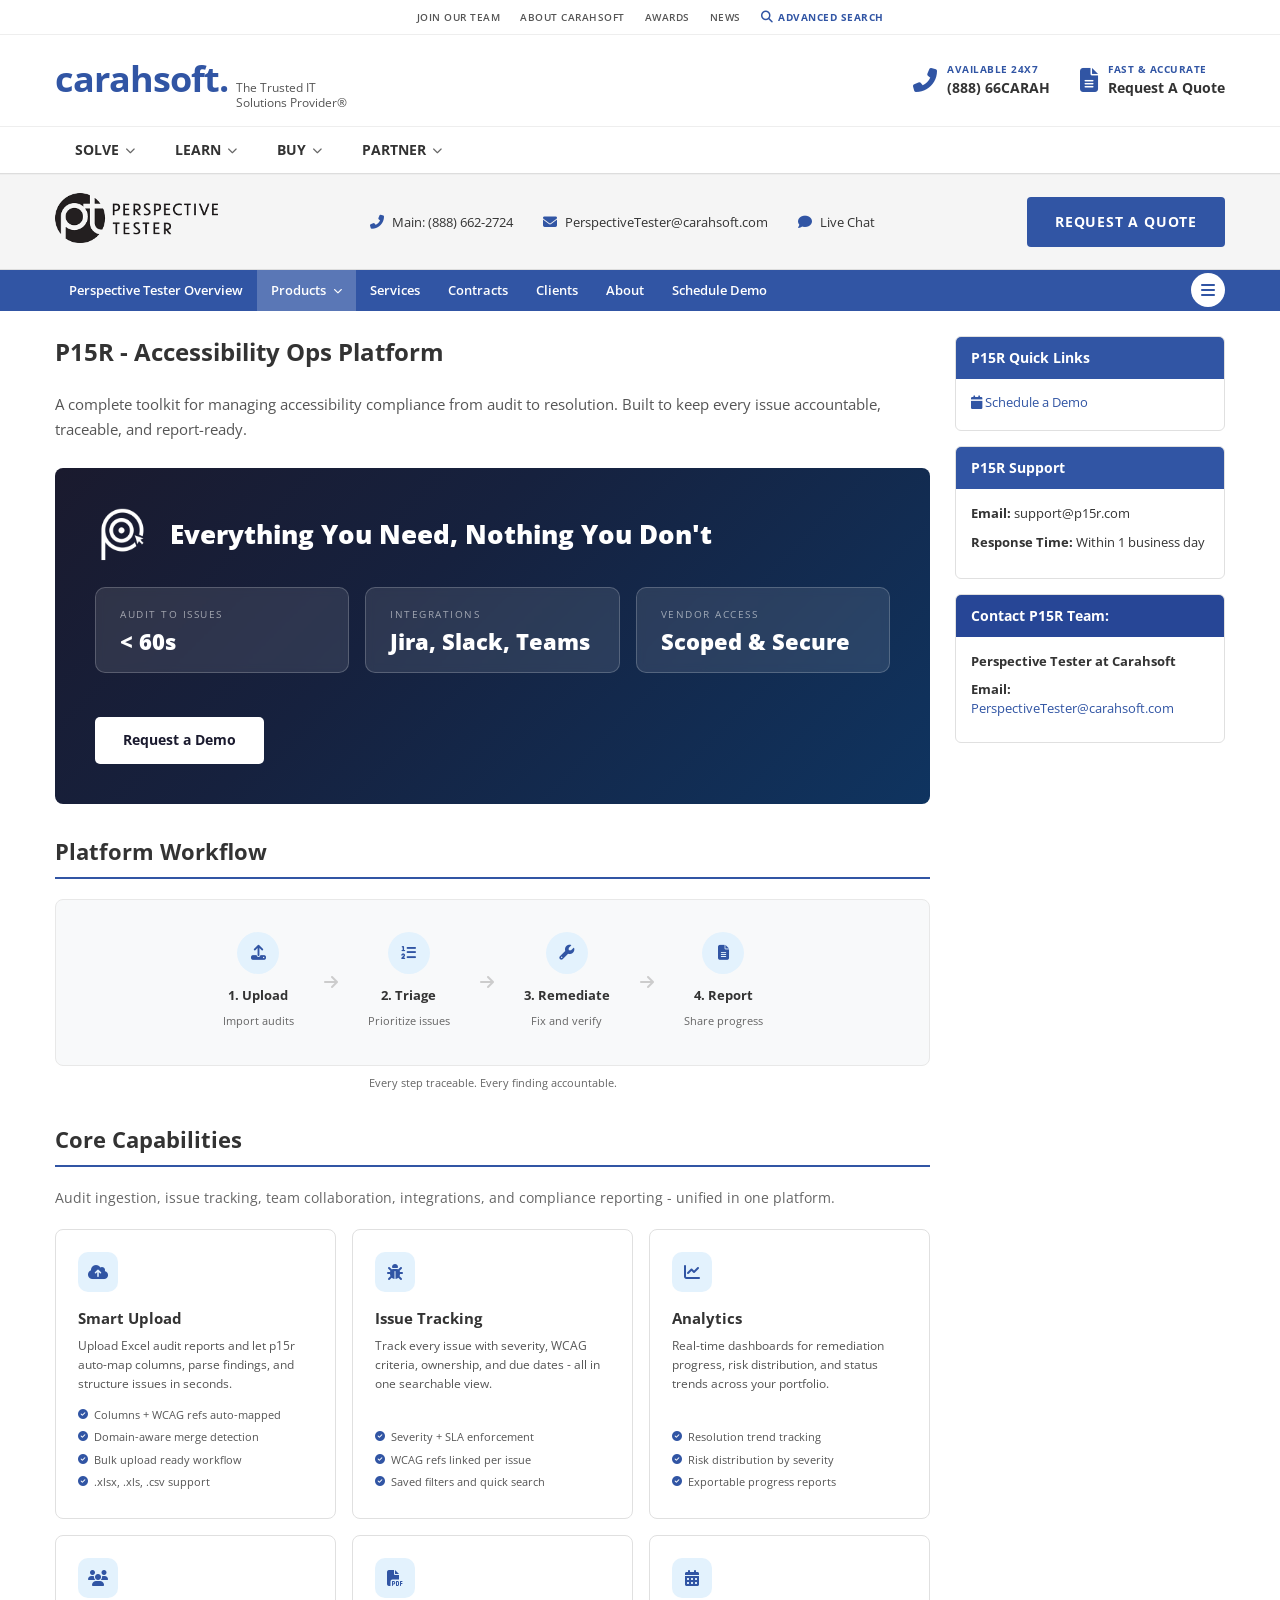
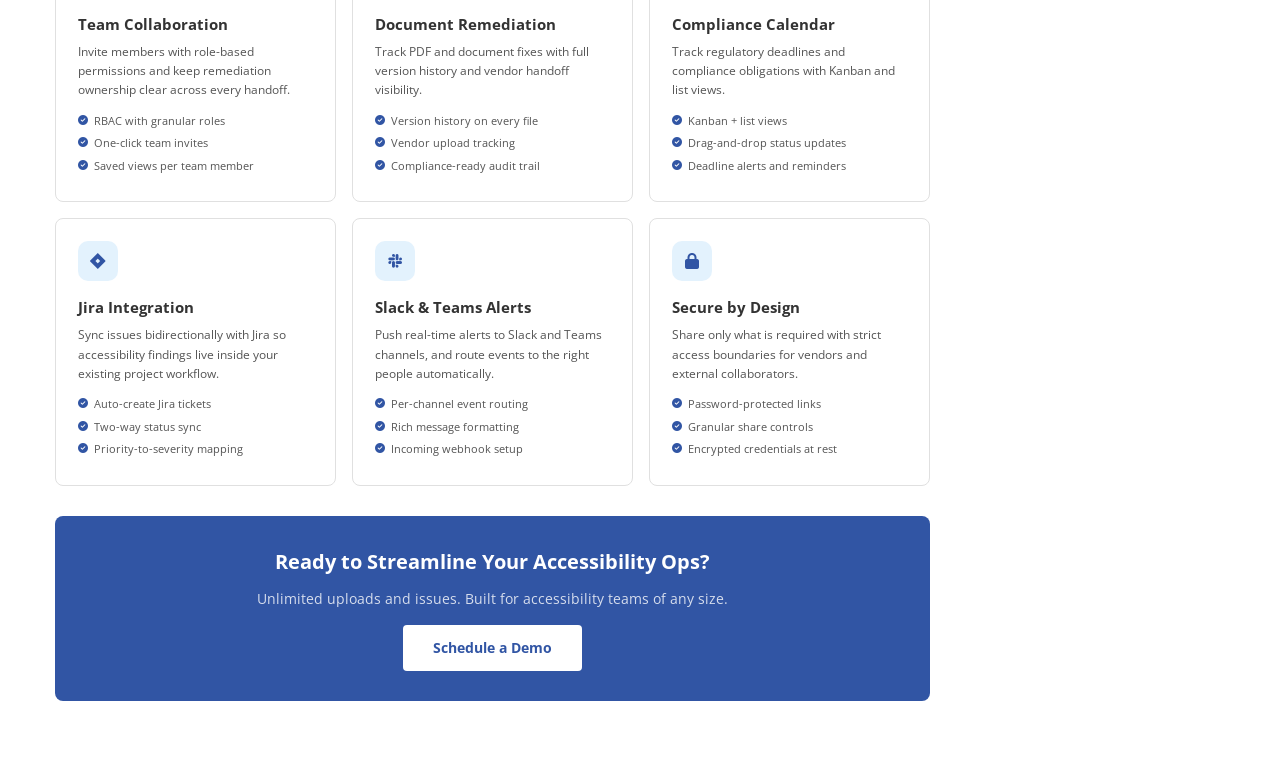
<file: p15r.html>
<!DOCTYPE html>
<html lang="en">
<head>
    <meta charset="UTF-8">
    <meta name="viewport" content="width=device-width, initial-scale=1.0">
    <title>P15R - Accessibility Ops Platform | Perspective Tester | Carahsoft</title>
    <link rel="stylesheet" href="styles.css">
    <link rel="stylesheet" href="pages.css">
    <link rel="stylesheet" href="https://cdnjs.cloudflare.com/ajax/libs/font-awesome/6.5.1/css/all.min.css">
    <link href="https://fonts.googleapis.com/css2?family=Open+Sans:wght@300;400;600;700;800&display=swap" rel="stylesheet">
</head>
<body>
    <div class="top-bar"><div class="top-bar-inner"><nav class="top-links"><a href="#">JOIN OUR TEAM</a><a href="about.html">ABOUT CARAHSOFT</a><a href="#">AWARDS</a><a href="#">NEWS</a></nav><div class="top-search"><i class="fas fa-search"></i><a href="#">ADVANCED SEARCH</a></div></div></div>
    <header class="main-header"><div class="header-inner"><div class="logo-area"><a href="index.html" class="carahsoft-logo"><span class="logo-text">carahsoft.</span><span class="logo-tagline">The Trusted IT<br>Solutions Provider&reg;</span></a></div><div class="header-right"><div class="header-contact"><div class="contact-item"><i class="fas fa-phone-alt"></i><div><span class="contact-label">AVAILABLE 24X7</span><span class="contact-value">(888) 66CARAH</span></div></div><div class="contact-item"><i class="fas fa-file-alt"></i><div><span class="contact-label">FAST &amp; ACCURATE</span><span class="contact-value">Request A Quote</span></div></div></div></div></div></header>
    <nav class="main-nav"><div class="nav-inner"><a href="#" class="nav-item">SOLVE <i class="fas fa-chevron-down"></i></a><a href="#" class="nav-item">LEARN <i class="fas fa-chevron-down"></i></a><a href="#" class="nav-item">BUY <i class="fas fa-chevron-down"></i></a><a href="#" class="nav-item">PARTNER <i class="fas fa-chevron-down"></i></a></div></nav>
    <div class="adobe-header"><div class="adobe-header-inner"><div class="adobe-logo-area"><img src="perspective-tester-logo.png" alt="Perspective Tester" class="vendor-logo-img"></div><div class="adobe-contact"><a href="tel:8886622724"><i class="fas fa-phone-alt"></i> Main: (888) 662-2724</a><a href="mailto:PerspectiveTester@carahsoft.com"><i class="fas fa-envelope"></i> PerspectiveTester@carahsoft.com</a><a href="#" class="live-chat-link"><i class="fas fa-comment"></i> Live Chat</a></div><a href="schedule-demo.html" class="btn-request-quote">REQUEST A QUOTE</a></div></div>
    <nav class="adobe-nav"><div class="adobe-nav-inner"><a href="index.html" class="adobe-nav-item">Perspective Tester Overview</a><div class="adobe-nav-item-wrapper"><a href="solutions.html" class="adobe-nav-item active has-dropdown">Products <i class="fas fa-chevron-down"></i></a><div class="adobe-nav-dropdown"><a href="a3s.html"><img src="a3s-logo.png" alt="A3S" style="width:18px;height:18px;object-fit:contain;vertical-align:middle;"> A3S - Accessibility as a Service</a><a href="p15r.html"><img src="p15r-logo.png" alt="P15R" style="width:18px;height:18px;object-fit:contain;vertical-align:middle;"> P15R - Accessibility Ops Platform</a></div></div><a href="services.html" class="adobe-nav-item">Services</a><a href="contracts.html" class="adobe-nav-item">Contracts</a><a href="clients.html" class="adobe-nav-item">Clients</a><a href="about.html" class="adobe-nav-item">About</a><a href="schedule-demo.html" class="adobe-nav-item">Schedule Demo</a><button class="adobe-nav-hamburger"><i class="fas fa-bars"></i></button></div></nav>

    <div class="page-wrapper">
        <div class="page-content">
            <h1 class="page-title">P15R - Accessibility Ops Platform</h1>
            <p style="font-size:15px;color:#555;margin-bottom:25px;line-height:1.7;">A complete toolkit for managing accessibility compliance from audit to resolution. Built to keep every issue accountable, traceable, and report-ready.</p>

            <!-- Hero Banner -->
            <div class="hero-product-banner p15r">
                <div class="hero-product-top">
                    <img src="p15r-logo.png" alt="P15R Logo">
                    <h2>Everything You Need, Nothing You Don't</h2>
                </div>
                <div class="hero-stat-cards">
                    <div class="hero-stat-card">
                        <p class="hero-stat-label">Audit to Issues</p>
                        <p class="hero-stat-value">&lt; 60s</p>
                    </div>
                    <div class="hero-stat-card">
                        <p class="hero-stat-label">Integrations</p>
                        <p class="hero-stat-value">Jira, Slack, Teams</p>
                    </div>
                    <div class="hero-stat-card">
                        <p class="hero-stat-label">Vendor Access</p>
                        <p class="hero-stat-value">Scoped & Secure</p>
                    </div>
                </div>
                <a href="schedule-demo.html" class="hero-cta-link">Request a Demo</a>
            </div>

            <!-- Workflow -->
            <h3 class="clients-section-title">Platform Workflow</h3>
            <div class="workflow-strip">
                <div class="workflow-step">
                    <div class="workflow-step-icon"><i class="fas fa-upload"></i></div>
                    <strong style="font-size:13px;color:#333;">1. Upload</strong><br><span style="font-size:11px;color:#666;">Import audits</span>
                </div>
                <i class="fas fa-arrow-right workflow-arrow"></i>
                <div class="workflow-step">
                    <div class="workflow-step-icon"><i class="fas fa-list-ol"></i></div>
                    <strong style="font-size:13px;color:#333;">2. Triage</strong><br><span style="font-size:11px;color:#666;">Prioritize issues</span>
                </div>
                <i class="fas fa-arrow-right workflow-arrow"></i>
                <div class="workflow-step">
                    <div class="workflow-step-icon"><i class="fas fa-wrench"></i></div>
                    <strong style="font-size:13px;color:#333;">3. Remediate</strong><br><span style="font-size:11px;color:#666;">Fix and verify</span>
                </div>
                <i class="fas fa-arrow-right workflow-arrow"></i>
                <div class="workflow-step">
                    <div class="workflow-step-icon"><i class="fas fa-file-alt"></i></div>
                    <strong style="font-size:13px;color:#333;">4. Report</strong><br><span style="font-size:11px;color:#666;">Share progress</span>
                </div>
            </div>
            <p style="text-align:center;font-size:11px;color:#666;margin-bottom:30px;">Every step traceable. Every finding accountable.</p>

            <!-- Core Capabilities -->
            <h3 class="clients-section-title">Core Capabilities</h3>
            <p style="font-size:14px;color:#666;margin-bottom:20px;">Audit ingestion, issue tracking, team collaboration, integrations, and compliance reporting - unified in one platform.</p>
            <div class="product-features-grid">
                <div class="feature-card">
                    <div class="feature-icon"><i class="fas fa-cloud-upload-alt"></i></div>
                    <h4>Smart Upload</h4>
                    <p>Upload Excel audit reports and let p15r auto-map columns, parse findings, and structure issues in seconds.</p>
                    <ul class="feature-checklist">
                        <li><i class="fas fa-check-circle"></i>Columns + WCAG refs auto-mapped</li>
                        <li><i class="fas fa-check-circle"></i>Domain-aware merge detection</li>
                        <li><i class="fas fa-check-circle"></i>Bulk upload ready workflow</li>
                        <li><i class="fas fa-check-circle"></i>.xlsx, .xls, .csv support</li>
                    </ul>
                </div>
                <div class="feature-card">
                    <div class="feature-icon"><i class="fas fa-bug"></i></div>
                    <h4>Issue Tracking</h4>
                    <p>Track every issue with severity, WCAG criteria, ownership, and due dates - all in one searchable view.</p>
                    <ul class="feature-checklist">
                        <li><i class="fas fa-check-circle"></i>Severity + SLA enforcement</li>
                        <li><i class="fas fa-check-circle"></i>WCAG refs linked per issue</li>
                        <li><i class="fas fa-check-circle"></i>Saved filters and quick search</li>
                    </ul>
                </div>
                <div class="feature-card">
                    <div class="feature-icon"><i class="fas fa-chart-line"></i></div>
                    <h4>Analytics</h4>
                    <p>Real-time dashboards for remediation progress, risk distribution, and status trends across your portfolio.</p>
                    <ul class="feature-checklist">
                        <li><i class="fas fa-check-circle"></i>Resolution trend tracking</li>
                        <li><i class="fas fa-check-circle"></i>Risk distribution by severity</li>
                        <li><i class="fas fa-check-circle"></i>Exportable progress reports</li>
                    </ul>
                </div>
                <div class="feature-card">
                    <div class="feature-icon"><i class="fas fa-users"></i></div>
                    <h4>Team Collaboration</h4>
                    <p>Invite members with role-based permissions and keep remediation ownership clear across every handoff.</p>
                    <ul class="feature-checklist">
                        <li><i class="fas fa-check-circle"></i>RBAC with granular roles</li>
                        <li><i class="fas fa-check-circle"></i>One-click team invites</li>
                        <li><i class="fas fa-check-circle"></i>Saved views per team member</li>
                    </ul>
                </div>
                <div class="feature-card">
                    <div class="feature-icon"><i class="fas fa-file-pdf"></i></div>
                    <h4>Document Remediation</h4>
                    <p>Track PDF and document fixes with full version history and vendor handoff visibility.</p>
                    <ul class="feature-checklist">
                        <li><i class="fas fa-check-circle"></i>Version history on every file</li>
                        <li><i class="fas fa-check-circle"></i>Vendor upload tracking</li>
                        <li><i class="fas fa-check-circle"></i>Compliance-ready audit trail</li>
                    </ul>
                </div>
                <div class="feature-card">
                    <div class="feature-icon"><i class="fas fa-calendar-alt"></i></div>
                    <h4>Compliance Calendar</h4>
                    <p>Track regulatory deadlines and compliance obligations with Kanban and list views.</p>
                    <ul class="feature-checklist">
                        <li><i class="fas fa-check-circle"></i>Kanban + list views</li>
                        <li><i class="fas fa-check-circle"></i>Drag-and-drop status updates</li>
                        <li><i class="fas fa-check-circle"></i>Deadline alerts and reminders</li>
                    </ul>
                </div>
                <div class="feature-card">
                    <div class="feature-icon"><i class="fab fa-jira"></i></div>
                    <h4>Jira Integration</h4>
                    <p>Sync issues bidirectionally with Jira so accessibility findings live inside your existing project workflow.</p>
                    <ul class="feature-checklist">
                        <li><i class="fas fa-check-circle"></i>Auto-create Jira tickets</li>
                        <li><i class="fas fa-check-circle"></i>Two-way status sync</li>
                        <li><i class="fas fa-check-circle"></i>Priority-to-severity mapping</li>
                    </ul>
                </div>
                <div class="feature-card">
                    <div class="feature-icon"><i class="fab fa-slack"></i></div>
                    <h4>Slack & Teams Alerts</h4>
                    <p>Push real-time alerts to Slack and Teams channels, and route events to the right people automatically.</p>
                    <ul class="feature-checklist">
                        <li><i class="fas fa-check-circle"></i>Per-channel event routing</li>
                        <li><i class="fas fa-check-circle"></i>Rich message formatting</li>
                        <li><i class="fas fa-check-circle"></i>Incoming webhook setup</li>
                    </ul>
                </div>
                <div class="feature-card">
                    <div class="feature-icon"><i class="fas fa-lock"></i></div>
                    <h4>Secure by Design</h4>
                    <p>Share only what is required with strict access boundaries for vendors and external collaborators.</p>
                    <ul class="feature-checklist">
                        <li><i class="fas fa-check-circle"></i>Password-protected links</li>
                        <li><i class="fas fa-check-circle"></i>Granular share controls</li>
                        <li><i class="fas fa-check-circle"></i>Encrypted credentials at rest</li>
                    </ul>
                </div>
            </div>

            <!-- CTA -->
            <div style="text-align:center;padding:30px;background:#3155A4;border-radius:8px;margin-bottom:20px;">
                <h3 style="color:#fff;font-size:20px;margin-bottom:10px;">Ready to Streamline Your Accessibility Ops?</h3>
                <p style="color:rgba(255,255,255,0.8);font-size:14px;margin-bottom:15px;">Unlimited uploads and issues. Built for accessibility teams of any size.</p>
                <a href="schedule-demo.html" style="display:inline-block;background:#fff;color:#3155A4;padding:12px 30px;border-radius:4px;font-weight:700;font-size:14px;">Schedule a Demo</a>
            </div>
        </div>

        <!-- Sidebar -->
        <aside class="page-sidebar">
            <div class="sidebar-box">
                <div class="sidebar-box-header">P15R Quick Links</div>
                <ul class="sidebar-links">
                    <li><a href="schedule-demo.html"><i class="fas fa-calendar"></i> Schedule a Demo</a></li>
                </ul>
            </div>
            <div class="sidebar-box">
                <div class="sidebar-box-header support-header">P15R Support</div>
                <div class="sidebar-box-content">
                    <p><strong>Email:</strong> support@p15r.com</p>
                    <p><strong>Response Time:</strong> Within 1 business day</p>
                </div>
            </div>
            <div class="sidebar-box contact-box">
                <div class="sidebar-box-header contact-header">Contact P15R Team:</div>
                <div class="sidebar-box-content">
                    <p><strong>Perspective Tester at Carahsoft</strong></p>
                    <p><strong>Email:</strong><br><a href="mailto:PerspectiveTester@carahsoft.com">PerspectiveTester@carahsoft.com</a></p>
                </div>
            </div>
        </aside>
    </div>

</body>
</html>
</file>
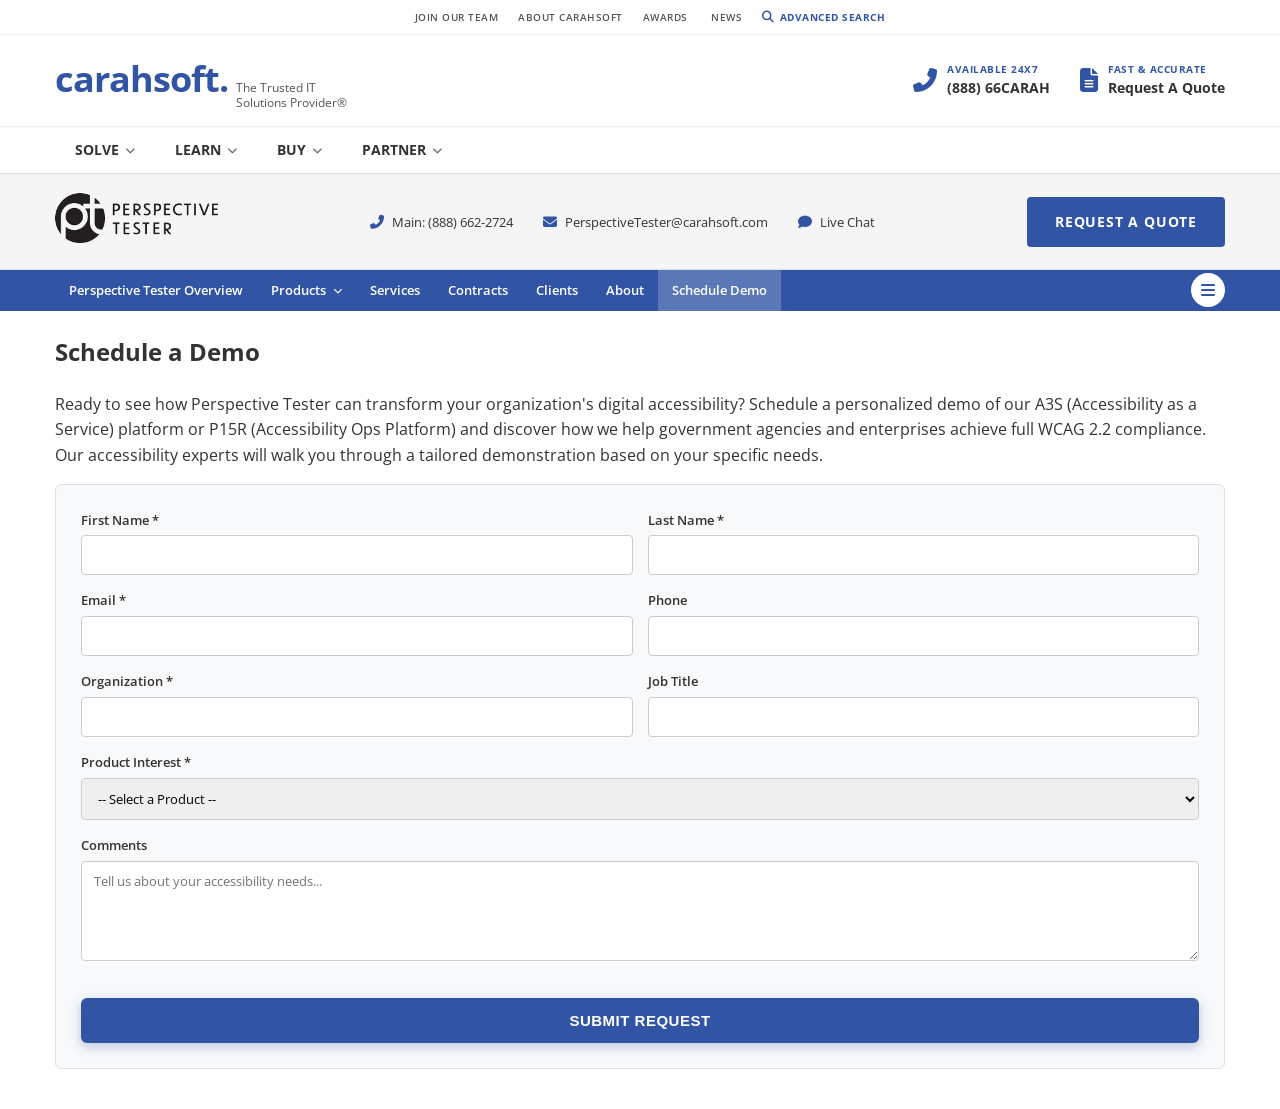
<file: schedule-demo.html>
<!DOCTYPE html>
<html lang="en">
<head>
    <meta charset="UTF-8">
    <meta name="viewport" content="width=device-width, initial-scale=1.0">
    <title>Schedule a Demo - Perspective Tester | Carahsoft</title>
    <link rel="stylesheet" href="styles.css">
    <link rel="stylesheet" href="pages.css">
    <link rel="stylesheet" href="https://cdnjs.cloudflare.com/ajax/libs/font-awesome/6.5.1/css/all.min.css">
    <link href="https://fonts.googleapis.com/css2?family=Open+Sans:wght@300;400;600;700;800&display=swap" rel="stylesheet">
</head>
<body>
    <div class="top-bar"><div class="top-bar-inner"><nav class="top-links"><a href="#">JOIN OUR TEAM</a><a href="about.html">ABOUT CARAHSOFT</a><a href="#">AWARDS</a>
                <a href="#">NEWS</a>
            </nav><div class="top-search"><i class="fas fa-search"></i><a href="#">ADVANCED SEARCH</a></div></div></div>
    <header class="main-header"><div class="header-inner"><div class="logo-area"><a href="index.html" class="carahsoft-logo"><span class="logo-text">carahsoft.</span><span class="logo-tagline">The Trusted IT<br>Solutions Provider&reg;</span></a></div><div class="header-right"><div class="header-contact"><div class="contact-item"><i class="fas fa-phone-alt"></i><div><span class="contact-label">AVAILABLE 24X7</span><span class="contact-value">(888) 66CARAH</span></div></div><div class="contact-item"><i class="fas fa-file-alt"></i><div><span class="contact-label">FAST &amp; ACCURATE</span><span class="contact-value">Request A Quote</span></div></div></div></div></div></header>
    <nav class="main-nav"><div class="nav-inner"><a href="#" class="nav-item">SOLVE <i class="fas fa-chevron-down"></i></a><a href="#" class="nav-item">LEARN <i class="fas fa-chevron-down"></i></a><a href="#" class="nav-item">BUY <i class="fas fa-chevron-down"></i></a><a href="#" class="nav-item">PARTNER <i class="fas fa-chevron-down"></i></a></div></nav>
    <div class="adobe-header"><div class="adobe-header-inner"><div class="adobe-logo-area"><img src="perspective-tester-logo.png" alt="Perspective Tester" class="vendor-logo-img"></div><div class="adobe-contact"><a href="tel:8886622724"><i class="fas fa-phone-alt"></i> Main: (888) 662-2724</a><a href="mailto:PerspectiveTester@carahsoft.com"><i class="fas fa-envelope"></i> PerspectiveTester@carahsoft.com</a>
                <a href="#" class="live-chat-link"><i class="fas fa-comment"></i> Live Chat</a></div><a href="schedule-demo.html" class="btn-request-quote">REQUEST A QUOTE</a></div></div>
    <nav class="adobe-nav"><div class="adobe-nav-inner"><a href="index.html" class="adobe-nav-item">Perspective Tester Overview</a><div class="adobe-nav-item-wrapper"><a href="solutions.html" class="adobe-nav-item has-dropdown">Products <i class="fas fa-chevron-down"></i></a><div class="adobe-nav-dropdown"><a href="a3s.html"><img src="a3s-logo.png" alt="A3S" style="width:18px;height:18px;object-fit:contain;vertical-align:middle;"> A3S - Accessibility as a Service</a><a href="p15r.html"><img src="p15r-logo.png" alt="P15R" style="width:18px;height:18px;object-fit:contain;vertical-align:middle;"> P15R - Accessibility Ops Platform</a></div></div><a href="services.html" class="adobe-nav-item">Services</a><a href="contracts.html" class="adobe-nav-item">Contracts</a><a href="clients.html" class="adobe-nav-item">Clients</a><a href="about.html" class="adobe-nav-item">About</a><a href="schedule-demo.html" class="adobe-nav-item active">Schedule Demo</a><button class="adobe-nav-hamburger"><i class="fas fa-bars"></i></button></div></nav>

    <div class="page-wrapper">
        <div class="page-content">
            <h1 class="page-title">Schedule a Demo</h1>
            <p>Ready to see how Perspective Tester can transform your organization's digital accessibility? Schedule a personalized demo of our A3S (Accessibility as a Service) platform or P15R (Accessibility Ops Platform) and discover how we help government agencies and enterprises achieve full WCAG 2.2 compliance. Our accessibility experts will walk you through a tailored demonstration based on your specific needs.</p>

            <div class="demo-form">
                <form>
                    <div class="form-row">
                        <div class="form-group">
                            <label for="firstName">First Name *</label>
                            <input type="text" id="firstName" name="firstName" required>
                        </div>
                        <div class="form-group">
                            <label for="lastName">Last Name *</label>
                            <input type="text" id="lastName" name="lastName" required>
                        </div>
                    </div>
                    <div class="form-row">
                        <div class="form-group">
                            <label for="email">Email *</label>
                            <input type="email" id="email" name="email" required>
                        </div>
                        <div class="form-group">
                            <label for="phone">Phone</label>
                            <input type="tel" id="phone" name="phone">
                        </div>
                    </div>
                    <div class="form-row">
                        <div class="form-group">
                            <label for="organization">Organization *</label>
                            <input type="text" id="organization" name="organization" required>
                        </div>
                        <div class="form-group">
                            <label for="jobTitle">Job Title</label>
                            <input type="text" id="jobTitle" name="jobTitle">
                        </div>
                    </div>
                    <div class="form-row">
                        <div class="form-group full-width">
                            <label for="productInterest">Product Interest *</label>
                            <select id="productInterest" name="productInterest" required>
                                <option value="">-- Select a Product --</option>
                                <option value="a3s">A3S (Accessibility as a Service)</option>
                                <option value="p15r">P15R (Accessibility Ops Platform)</option>
                                <option value="both">Both A3S and P15R</option>
                                <option value="services">Services Only (Audit, Remediation, etc.)</option>
                                <option value="other">Other / Not Sure</option>
                            </select>
                        </div>
                    </div>
                    <div class="form-row">
                        <div class="form-group full-width">
                            <label for="comments">Comments</label>
                            <textarea id="comments" name="comments" rows="5" placeholder="Tell us about your accessibility needs..."></textarea>
                        </div>
                    </div>
                    <div style="margin-top:10px;">
                        <button type="submit" class="btn-submit">SUBMIT REQUEST</button>
                    </div>
                </form>
            </div>
        </div>
    </div>
</file>
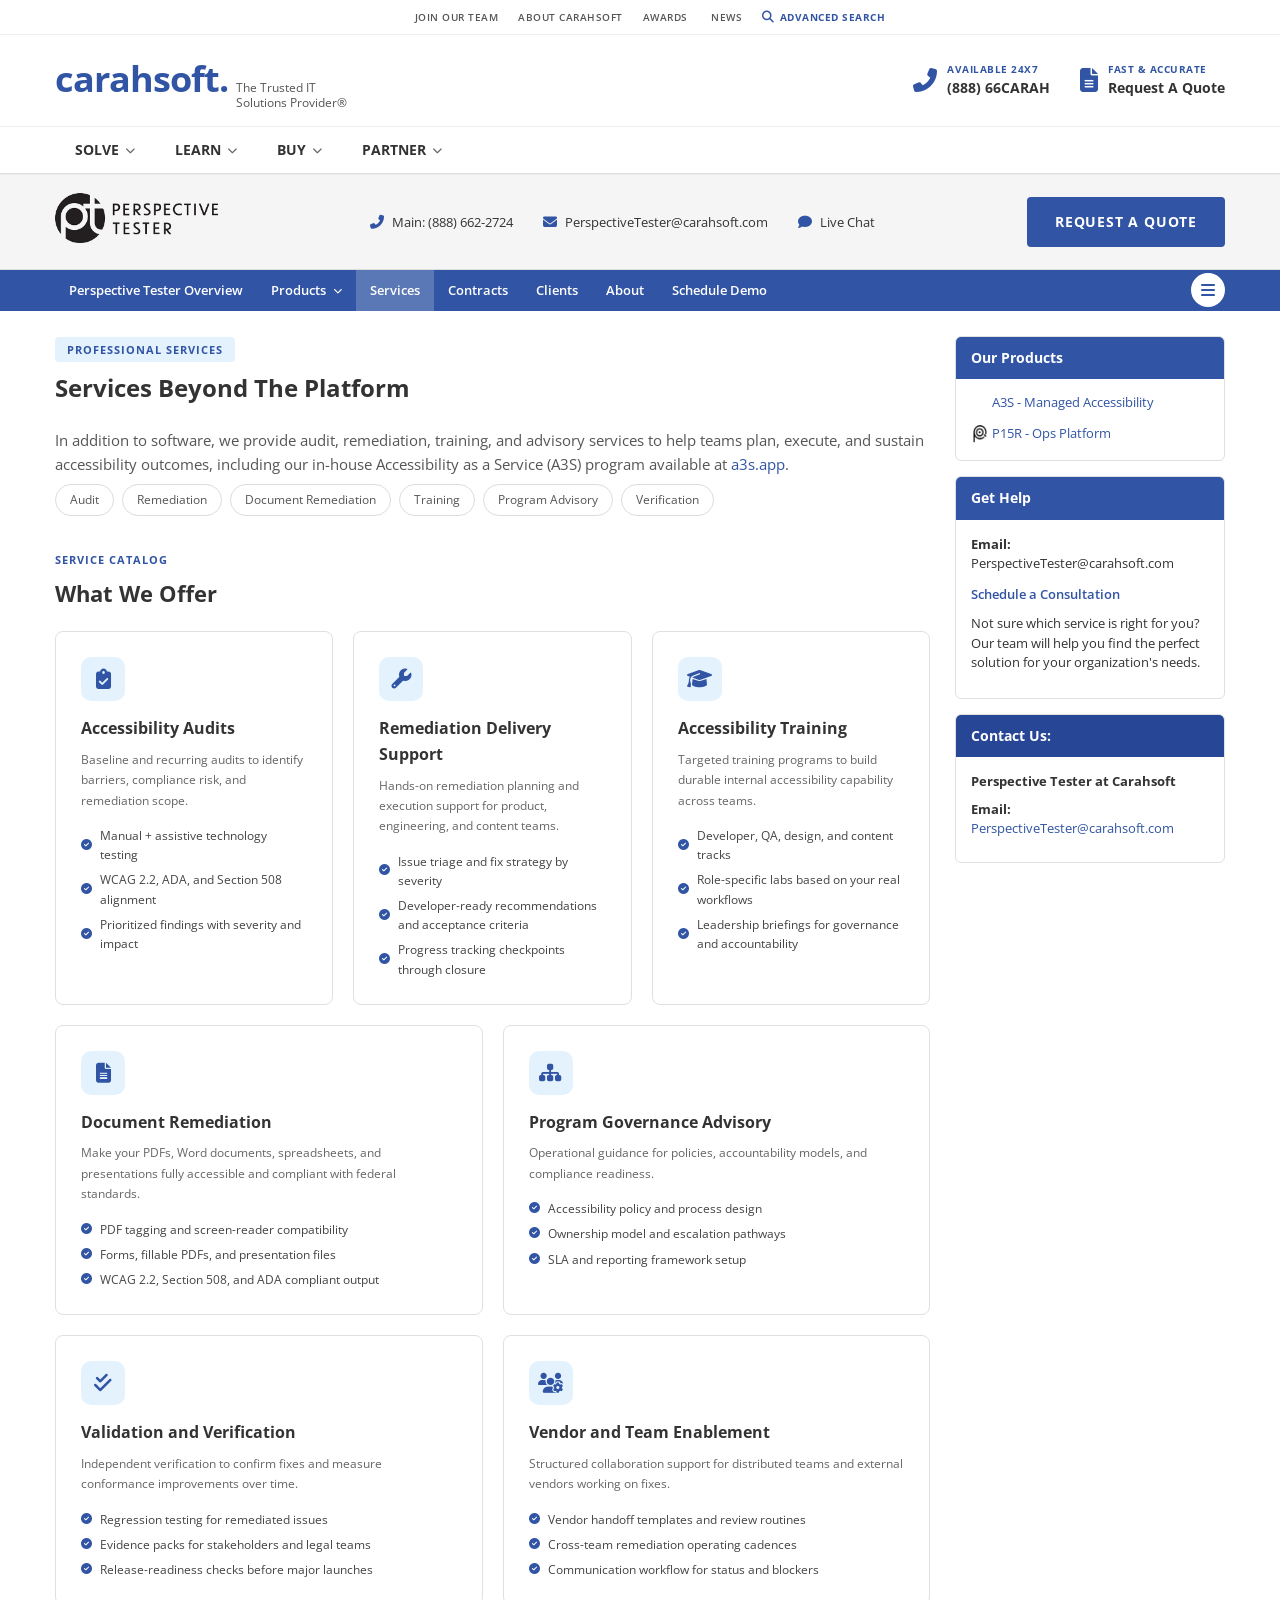
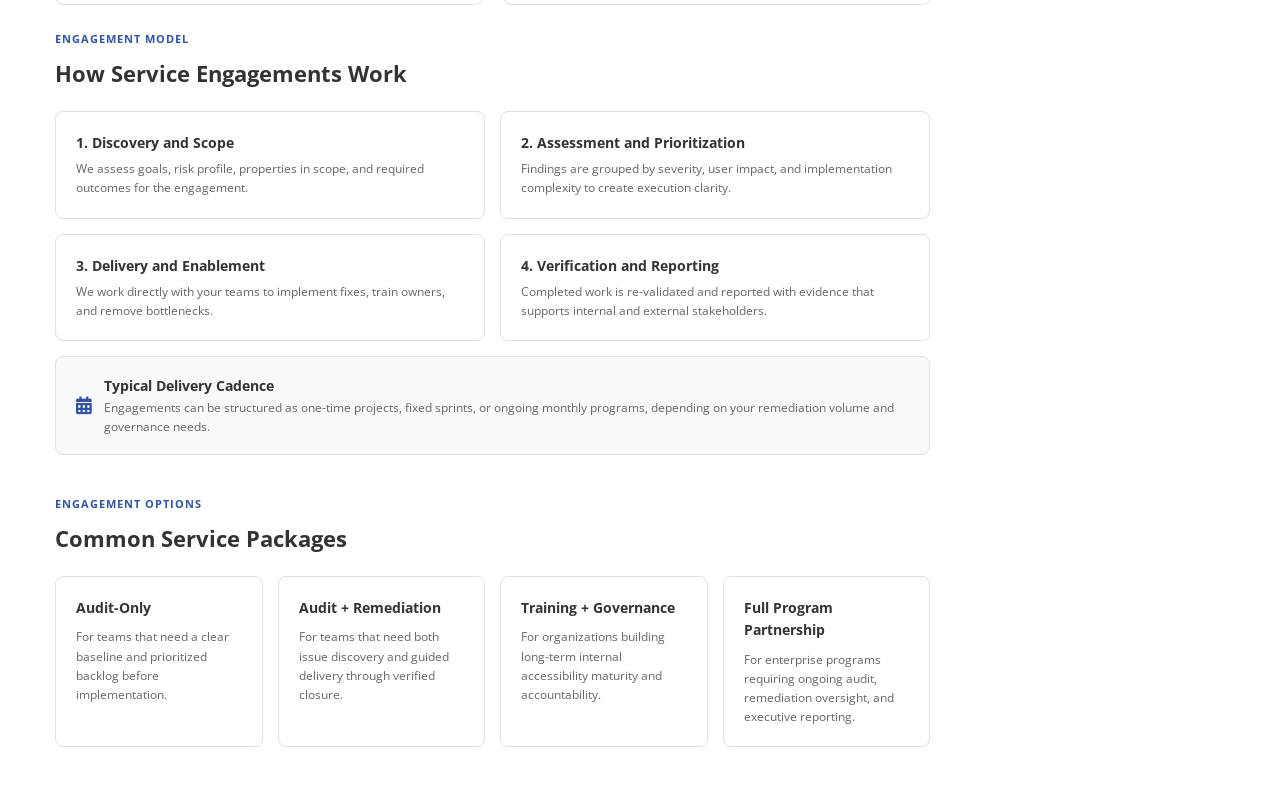
<file: services.html>
<!DOCTYPE html>
<html lang="en">
<head>
    <meta charset="UTF-8">
    <meta name="viewport" content="width=device-width, initial-scale=1.0">
    <title>Services - Perspective Tester | Carahsoft</title>
    <link rel="stylesheet" href="styles.css">
    <link rel="stylesheet" href="pages.css">
    <link rel="stylesheet" href="https://cdnjs.cloudflare.com/ajax/libs/font-awesome/6.5.1/css/all.min.css">
    <link href="https://fonts.googleapis.com/css2?family=Open+Sans:wght@300;400;600;700;800&display=swap" rel="stylesheet">
</head>
<body>
    <div class="top-bar"><div class="top-bar-inner"><nav class="top-links"><a href="#">JOIN OUR TEAM</a><a href="about.html">ABOUT CARAHSOFT</a><a href="#">AWARDS</a>
                <a href="#">NEWS</a>
            </nav><div class="top-search"><i class="fas fa-search"></i><a href="#">ADVANCED SEARCH</a></div></div></div>
    <header class="main-header"><div class="header-inner"><div class="logo-area"><a href="index.html" class="carahsoft-logo"><span class="logo-text">carahsoft.</span><span class="logo-tagline">The Trusted IT<br>Solutions Provider&reg;</span></a></div><div class="header-right"><div class="header-contact"><div class="contact-item"><i class="fas fa-phone-alt"></i><div><span class="contact-label">AVAILABLE 24X7</span><span class="contact-value">(888) 66CARAH</span></div></div><div class="contact-item"><i class="fas fa-file-alt"></i><div><span class="contact-label">FAST &amp; ACCURATE</span><span class="contact-value">Request A Quote</span></div></div></div></div></div></header>
    <nav class="main-nav"><div class="nav-inner"><a href="#" class="nav-item">SOLVE <i class="fas fa-chevron-down"></i></a><a href="#" class="nav-item">LEARN <i class="fas fa-chevron-down"></i></a><a href="#" class="nav-item">BUY <i class="fas fa-chevron-down"></i></a><a href="#" class="nav-item">PARTNER <i class="fas fa-chevron-down"></i></a></div></nav>
    <div class="adobe-header"><div class="adobe-header-inner"><div class="adobe-logo-area"><img src="perspective-tester-logo.png" alt="Perspective Tester" class="vendor-logo-img"></div><div class="adobe-contact"><a href="tel:8886622724"><i class="fas fa-phone-alt"></i> Main: (888) 662-2724</a><a href="mailto:PerspectiveTester@carahsoft.com"><i class="fas fa-envelope"></i> PerspectiveTester@carahsoft.com</a>
                <a href="#" class="live-chat-link"><i class="fas fa-comment"></i> Live Chat</a></div><a href="schedule-demo.html" class="btn-request-quote">REQUEST A QUOTE</a></div></div>
    <nav class="adobe-nav"><div class="adobe-nav-inner"><a href="index.html" class="adobe-nav-item">Perspective Tester Overview</a><div class="adobe-nav-item-wrapper"><a href="solutions.html" class="adobe-nav-item has-dropdown">Products <i class="fas fa-chevron-down"></i></a><div class="adobe-nav-dropdown"><a href="a3s.html"><img src="a3s-logo.png" alt="A3S" style="width:18px;height:18px;object-fit:contain;vertical-align:middle;"> A3S - Accessibility as a Service</a><a href="p15r.html"><img src="p15r-logo.png" alt="P15R" style="width:18px;height:18px;object-fit:contain;vertical-align:middle;"> P15R - Accessibility Ops Platform</a></div></div><a href="services.html" class="adobe-nav-item active">Services</a><a href="contracts.html" class="adobe-nav-item">Contracts</a><a href="clients.html" class="adobe-nav-item">Clients</a><a href="about.html" class="adobe-nav-item">About</a><a href="schedule-demo.html" class="adobe-nav-item">Schedule Demo</a><button class="adobe-nav-hamburger"><i class="fas fa-bars"></i></button></div></nav>

    <div class="page-wrapper">
        <div class="page-content">
            <span style="display:inline-block;background:#e3f2fd;color:#3155A4;padding:4px 12px;border-radius:4px;font-size:11px;font-weight:700;letter-spacing:1px;margin-bottom:10px;">PROFESSIONAL SERVICES</span>
            <h1 class="page-title">Services Beyond The Platform</h1>
            <p style="font-size:15px;color:#555;margin-bottom:8px;">In addition to software, we provide audit, remediation, training, and advisory services to help teams plan, execute, and sustain accessibility outcomes, including our in-house Accessibility as a Service (A3S) program available at <a href="a3s.html">a3s.app</a>.</p>
            <div style="display:flex;gap:8px;margin-bottom:30px;flex-wrap:wrap;">
                <span style="border:1px solid #ddd;padding:5px 14px;border-radius:20px;font-size:12px;color:#555;">Audit</span>
                <span style="border:1px solid #ddd;padding:5px 14px;border-radius:20px;font-size:12px;color:#555;">Remediation</span>
                <span style="border:1px solid #ddd;padding:5px 14px;border-radius:20px;font-size:12px;color:#555;">Document Remediation</span>
                <span style="border:1px solid #ddd;padding:5px 14px;border-radius:20px;font-size:12px;color:#555;">Training</span>
                <span style="border:1px solid #ddd;padding:5px 14px;border-radius:20px;font-size:12px;color:#555;">Program Advisory</span>
                <span style="border:1px solid #ddd;padding:5px 14px;border-radius:20px;font-size:12px;color:#555;">Verification</span>
            </div>

            <!-- SERVICE CATALOG -->
            <span style="display:inline-block;color:#3155A4;font-size:11px;font-weight:700;letter-spacing:1px;margin-bottom:8px;">SERVICE CATALOG</span>
            <h2 style="font-size:22px;font-weight:700;color:#333;margin-bottom:20px;">What We Offer</h2>

            <!-- Service Grid - Row 1 -->
            <div style="display:grid;grid-template-columns:1fr 1fr 1fr;gap:20px;margin-bottom:20px;">
                <!-- Accessibility Audits -->
                <div style="border:1px solid #e0e0e0;border-radius:8px;padding:25px;background:#fff;">
                    <div style="width:44px;height:44px;background:#e3f2fd;border-radius:10px;display:flex;align-items:center;justify-content:center;margin-bottom:15px;">
                        <i class="fas fa-clipboard-check" style="font-size:20px;color:#3155A4;"></i>
                    </div>
                    <h3 style="font-size:16px;font-weight:700;color:#333;margin-bottom:8px;">Accessibility Audits</h3>
                    <p style="font-size:12px;line-height:1.7;color:#666;margin-bottom:15px;">Baseline and recurring audits to identify barriers, compliance risk, and remediation scope.</p>
                    <div style="display:flex;flex-direction:column;gap:6px;">
                        <div style="display:flex;align-items:center;gap:8px;font-size:12px;color:#444;"><i class="fas fa-check-circle" style="color:#3155A4;font-size:11px;"></i> Manual + assistive technology testing</div>
                        <div style="display:flex;align-items:center;gap:8px;font-size:12px;color:#444;"><i class="fas fa-check-circle" style="color:#3155A4;font-size:11px;"></i> WCAG 2.2, ADA, and Section 508 alignment</div>
                        <div style="display:flex;align-items:center;gap:8px;font-size:12px;color:#444;"><i class="fas fa-check-circle" style="color:#3155A4;font-size:11px;"></i> Prioritized findings with severity and impact</div>
                    </div>
                </div>

                <!-- Remediation Delivery Support -->
                <div style="border:1px solid #e0e0e0;border-radius:8px;padding:25px;background:#fff;">
                    <div style="width:44px;height:44px;background:#e3f2fd;border-radius:10px;display:flex;align-items:center;justify-content:center;margin-bottom:15px;">
                        <i class="fas fa-wrench" style="font-size:20px;color:#3155A4;"></i>
                    </div>
                    <h3 style="font-size:16px;font-weight:700;color:#333;margin-bottom:8px;">Remediation Delivery Support</h3>
                    <p style="font-size:12px;line-height:1.7;color:#666;margin-bottom:15px;">Hands-on remediation planning and execution support for product, engineering, and content teams.</p>
                    <div style="display:flex;flex-direction:column;gap:6px;">
                        <div style="display:flex;align-items:center;gap:8px;font-size:12px;color:#444;"><i class="fas fa-check-circle" style="color:#3155A4;font-size:11px;"></i> Issue triage and fix strategy by severity</div>
                        <div style="display:flex;align-items:center;gap:8px;font-size:12px;color:#444;"><i class="fas fa-check-circle" style="color:#3155A4;font-size:11px;"></i> Developer-ready recommendations and acceptance criteria</div>
                        <div style="display:flex;align-items:center;gap:8px;font-size:12px;color:#444;"><i class="fas fa-check-circle" style="color:#3155A4;font-size:11px;"></i> Progress tracking checkpoints through closure</div>
                    </div>
                </div>

                <!-- Accessibility Training -->
                <div style="border:1px solid #e0e0e0;border-radius:8px;padding:25px;background:#fff;">
                    <div style="width:44px;height:44px;background:#e3f2fd;border-radius:10px;display:flex;align-items:center;justify-content:center;margin-bottom:15px;">
                        <i class="fas fa-graduation-cap" style="font-size:20px;color:#3155A4;"></i>
                    </div>
                    <h3 style="font-size:16px;font-weight:700;color:#333;margin-bottom:8px;">Accessibility Training</h3>
                    <p style="font-size:12px;line-height:1.7;color:#666;margin-bottom:15px;">Targeted training programs to build durable internal accessibility capability across teams.</p>
                    <div style="display:flex;flex-direction:column;gap:6px;">
                        <div style="display:flex;align-items:center;gap:8px;font-size:12px;color:#444;"><i class="fas fa-check-circle" style="color:#3155A4;font-size:11px;"></i> Developer, QA, design, and content tracks</div>
                        <div style="display:flex;align-items:center;gap:8px;font-size:12px;color:#444;"><i class="fas fa-check-circle" style="color:#3155A4;font-size:11px;"></i> Role-specific labs based on your real workflows</div>
                        <div style="display:flex;align-items:center;gap:8px;font-size:12px;color:#444;"><i class="fas fa-check-circle" style="color:#3155A4;font-size:11px;"></i> Leadership briefings for governance and accountability</div>
                    </div>
                </div>
            </div>

            <!-- Service Grid - Row 2 -->
            <div style="display:grid;grid-template-columns:1fr 1fr;gap:20px;margin-bottom:20px;">
                <!-- Document Remediation -->
                <div style="border:1px solid #e0e0e0;border-radius:8px;padding:25px;background:#fff;">
                    <div style="width:44px;height:44px;background:#e3f2fd;border-radius:10px;display:flex;align-items:center;justify-content:center;margin-bottom:15px;">
                        <i class="fas fa-file-alt" style="font-size:20px;color:#3155A4;"></i>
                    </div>
                    <h3 style="font-size:16px;font-weight:700;color:#333;margin-bottom:8px;">Document Remediation</h3>
                    <p style="font-size:12px;line-height:1.7;color:#666;margin-bottom:15px;">Make your PDFs, Word documents, spreadsheets, and presentations fully accessible and compliant with federal standards.</p>
                    <div style="display:flex;flex-direction:column;gap:6px;">
                        <div style="display:flex;align-items:center;gap:8px;font-size:12px;color:#444;"><i class="fas fa-check-circle" style="color:#3155A4;font-size:11px;"></i> PDF tagging and screen-reader compatibility</div>
                        <div style="display:flex;align-items:center;gap:8px;font-size:12px;color:#444;"><i class="fas fa-check-circle" style="color:#3155A4;font-size:11px;"></i> Forms, fillable PDFs, and presentation files</div>
                        <div style="display:flex;align-items:center;gap:8px;font-size:12px;color:#444;"><i class="fas fa-check-circle" style="color:#3155A4;font-size:11px;"></i> WCAG 2.2, Section 508, and ADA compliant output</div>
                    </div>
                </div>

                <!-- Program Governance Advisory -->
                <div style="border:1px solid #e0e0e0;border-radius:8px;padding:25px;background:#fff;">
                    <div style="width:44px;height:44px;background:#e3f2fd;border-radius:10px;display:flex;align-items:center;justify-content:center;margin-bottom:15px;">
                        <i class="fas fa-sitemap" style="font-size:20px;color:#3155A4;"></i>
                    </div>
                    <h3 style="font-size:16px;font-weight:700;color:#333;margin-bottom:8px;">Program Governance Advisory</h3>
                    <p style="font-size:12px;line-height:1.7;color:#666;margin-bottom:15px;">Operational guidance for policies, accountability models, and compliance readiness.</p>
                    <div style="display:flex;flex-direction:column;gap:6px;">
                        <div style="display:flex;align-items:center;gap:8px;font-size:12px;color:#444;"><i class="fas fa-check-circle" style="color:#3155A4;font-size:11px;"></i> Accessibility policy and process design</div>
                        <div style="display:flex;align-items:center;gap:8px;font-size:12px;color:#444;"><i class="fas fa-check-circle" style="color:#3155A4;font-size:11px;"></i> Ownership model and escalation pathways</div>
                        <div style="display:flex;align-items:center;gap:8px;font-size:12px;color:#444;"><i class="fas fa-check-circle" style="color:#3155A4;font-size:11px;"></i> SLA and reporting framework setup</div>
                    </div>
                </div>

                <!-- Validation and Verification -->
                <div style="border:1px solid #e0e0e0;border-radius:8px;padding:25px;background:#fff;">
                    <div style="width:44px;height:44px;background:#e3f2fd;border-radius:10px;display:flex;align-items:center;justify-content:center;margin-bottom:15px;">
                        <i class="fas fa-check-double" style="font-size:20px;color:#3155A4;"></i>
                    </div>
                    <h3 style="font-size:16px;font-weight:700;color:#333;margin-bottom:8px;">Validation and Verification</h3>
                    <p style="font-size:12px;line-height:1.7;color:#666;margin-bottom:15px;">Independent verification to confirm fixes and measure conformance improvements over time.</p>
                    <div style="display:flex;flex-direction:column;gap:6px;">
                        <div style="display:flex;align-items:center;gap:8px;font-size:12px;color:#444;"><i class="fas fa-check-circle" style="color:#3155A4;font-size:11px;"></i> Regression testing for remediated issues</div>
                        <div style="display:flex;align-items:center;gap:8px;font-size:12px;color:#444;"><i class="fas fa-check-circle" style="color:#3155A4;font-size:11px;"></i> Evidence packs for stakeholders and legal teams</div>
                        <div style="display:flex;align-items:center;gap:8px;font-size:12px;color:#444;"><i class="fas fa-check-circle" style="color:#3155A4;font-size:11px;"></i> Release-readiness checks before major launches</div>
                    </div>
                </div>

                <!-- Vendor and Team Enablement -->
                <div style="border:1px solid #e0e0e0;border-radius:8px;padding:25px;background:#fff;">
                    <div style="width:44px;height:44px;background:#e3f2fd;border-radius:10px;display:flex;align-items:center;justify-content:center;margin-bottom:15px;">
                        <i class="fas fa-users-cog" style="font-size:20px;color:#3155A4;"></i>
                    </div>
                    <h3 style="font-size:16px;font-weight:700;color:#333;margin-bottom:8px;">Vendor and Team Enablement</h3>
                    <p style="font-size:12px;line-height:1.7;color:#666;margin-bottom:15px;">Structured collaboration support for distributed teams and external vendors working on fixes.</p>
                    <div style="display:flex;flex-direction:column;gap:6px;">
                        <div style="display:flex;align-items:center;gap:8px;font-size:12px;color:#444;"><i class="fas fa-check-circle" style="color:#3155A4;font-size:11px;"></i> Vendor handoff templates and review routines</div>
                        <div style="display:flex;align-items:center;gap:8px;font-size:12px;color:#444;"><i class="fas fa-check-circle" style="color:#3155A4;font-size:11px;"></i> Cross-team remediation operating cadences</div>
                        <div style="display:flex;align-items:center;gap:8px;font-size:12px;color:#444;"><i class="fas fa-check-circle" style="color:#3155A4;font-size:11px;"></i> Communication workflow for status and blockers</div>
                    </div>
                </div>
            </div>

            <!-- ENGAGEMENT MODEL -->
            <span style="display:inline-block;color:#3155A4;font-size:11px;font-weight:700;letter-spacing:1px;margin-bottom:8px;">ENGAGEMENT MODEL</span>
            <h2 style="font-size:22px;font-weight:700;color:#333;margin-bottom:20px;">How Service Engagements Work</h2>
            <div style="display:grid;grid-template-columns:1fr 1fr;gap:15px;margin-bottom:15px;">
                <div style="border:1px solid #e0e0e0;border-radius:8px;padding:20px;background:#fff;">
                    <h4 style="font-size:14px;font-weight:700;color:#333;margin-bottom:5px;">1. Discovery and Scope</h4>
                    <p style="font-size:12px;line-height:1.6;color:#666;">We assess goals, risk profile, properties in scope, and required outcomes for the engagement.</p>
                </div>
                <div style="border:1px solid #e0e0e0;border-radius:8px;padding:20px;background:#fff;">
                    <h4 style="font-size:14px;font-weight:700;color:#333;margin-bottom:5px;">2. Assessment and Prioritization</h4>
                    <p style="font-size:12px;line-height:1.6;color:#666;">Findings are grouped by severity, user impact, and implementation complexity to create execution clarity.</p>
                </div>
                <div style="border:1px solid #e0e0e0;border-radius:8px;padding:20px;background:#fff;">
                    <h4 style="font-size:14px;font-weight:700;color:#333;margin-bottom:5px;">3. Delivery and Enablement</h4>
                    <p style="font-size:12px;line-height:1.6;color:#666;">We work directly with your teams to implement fixes, train owners, and remove bottlenecks.</p>
                </div>
                <div style="border:1px solid #e0e0e0;border-radius:8px;padding:20px;background:#fff;">
                    <h4 style="font-size:14px;font-weight:700;color:#333;margin-bottom:5px;">4. Verification and Reporting</h4>
                    <p style="font-size:12px;line-height:1.6;color:#666;">Completed work is re-validated and reported with evidence that supports internal and external stakeholders.</p>
                </div>
            </div>
            <div style="border:1px solid #e0e0e0;border-radius:8px;padding:18px 20px;background:#f8f9fa;margin-bottom:35px;display:flex;align-items:center;gap:12px;">
                <i class="fas fa-calendar-alt" style="font-size:18px;color:#3155A4;"></i>
                <div>
                    <h4 style="font-size:14px;font-weight:700;color:#333;margin:0;">Typical Delivery Cadence</h4>
                    <p style="font-size:12px;color:#666;margin:0;">Engagements can be structured as one-time projects, fixed sprints, or ongoing monthly programs, depending on your remediation volume and governance needs.</p>
                </div>
            </div>

            <!-- ENGAGEMENT OPTIONS -->
            <span style="display:inline-block;color:#3155A4;font-size:11px;font-weight:700;letter-spacing:1px;margin-bottom:8px;">ENGAGEMENT OPTIONS</span>
            <h2 style="font-size:22px;font-weight:700;color:#333;margin-bottom:20px;">Common Service Packages</h2>
            <div style="display:grid;grid-template-columns:1fr 1fr 1fr 1fr;gap:15px;margin-bottom:20px;">
                <div style="border:1px solid #e0e0e0;border-radius:8px;padding:20px;background:#fff;">
                    <h4 style="font-size:14px;font-weight:700;color:#333;margin-bottom:8px;">Audit-Only</h4>
                    <p style="font-size:12px;line-height:1.6;color:#666;">For teams that need a clear baseline and prioritized backlog before implementation.</p>
                </div>
                <div style="border:1px solid #e0e0e0;border-radius:8px;padding:20px;background:#fff;">
                    <h4 style="font-size:14px;font-weight:700;color:#333;margin-bottom:8px;">Audit + Remediation</h4>
                    <p style="font-size:12px;line-height:1.6;color:#666;">For teams that need both issue discovery and guided delivery through verified closure.</p>
                </div>
                <div style="border:1px solid #e0e0e0;border-radius:8px;padding:20px;background:#fff;">
                    <h4 style="font-size:14px;font-weight:700;color:#333;margin-bottom:8px;">Training + Governance</h4>
                    <p style="font-size:12px;line-height:1.6;color:#666;">For organizations building long-term internal accessibility maturity and accountability.</p>
                </div>
                <div style="border:1px solid #e0e0e0;border-radius:8px;padding:20px;background:#fff;">
                    <h4 style="font-size:14px;font-weight:700;color:#333;margin-bottom:8px;">Full Program Partnership</h4>
                    <p style="font-size:12px;line-height:1.6;color:#666;">For enterprise programs requiring ongoing audit, remediation oversight, and executive reporting.</p>
                </div>
            </div>
        </div>

        <!-- Sidebar -->
        <aside class="page-sidebar">
            <div class="sidebar-box">
                <div class="sidebar-box-header">Our Products</div>
                <ul class="sidebar-links">
                    <li><a href="a3s.html"><img src="a3s-logo.png" alt="A3S" style="width:18px;height:18px;object-fit:contain;vertical-align:middle;"> A3S - Managed Accessibility</a></li>
                    <li><a href="p15r.html"><img src="p15r-logo.png" alt="P15R" style="width:18px;height:18px;object-fit:contain;vertical-align:middle;"> P15R - Ops Platform</a></li>
                </ul>
            </div>
            <div class="sidebar-box">
                <div class="sidebar-box-header support-header">Get Help</div>
                <div class="sidebar-box-content">
                    <p><strong>Email:</strong> PerspectiveTester@carahsoft.com</p>
                    <a href="schedule-demo.html" class="support-link">Schedule a Consultation</a>
                    <p class="support-text">Not sure which service is right for you? Our team will help you find the perfect solution for your organization's needs.</p>
                </div>
            </div>
            <div class="sidebar-box contact-box">
                <div class="sidebar-box-header contact-header">Contact Us:</div>
                <div class="sidebar-box-content">
                    <p><strong>Perspective Tester at Carahsoft</strong></p>
                    <p><strong>Email:</strong><br><a href="mailto:PerspectiveTester@carahsoft.com">PerspectiveTester@carahsoft.com</a></p>
                </div>
            </div>
        </aside>
    </div>
</file>
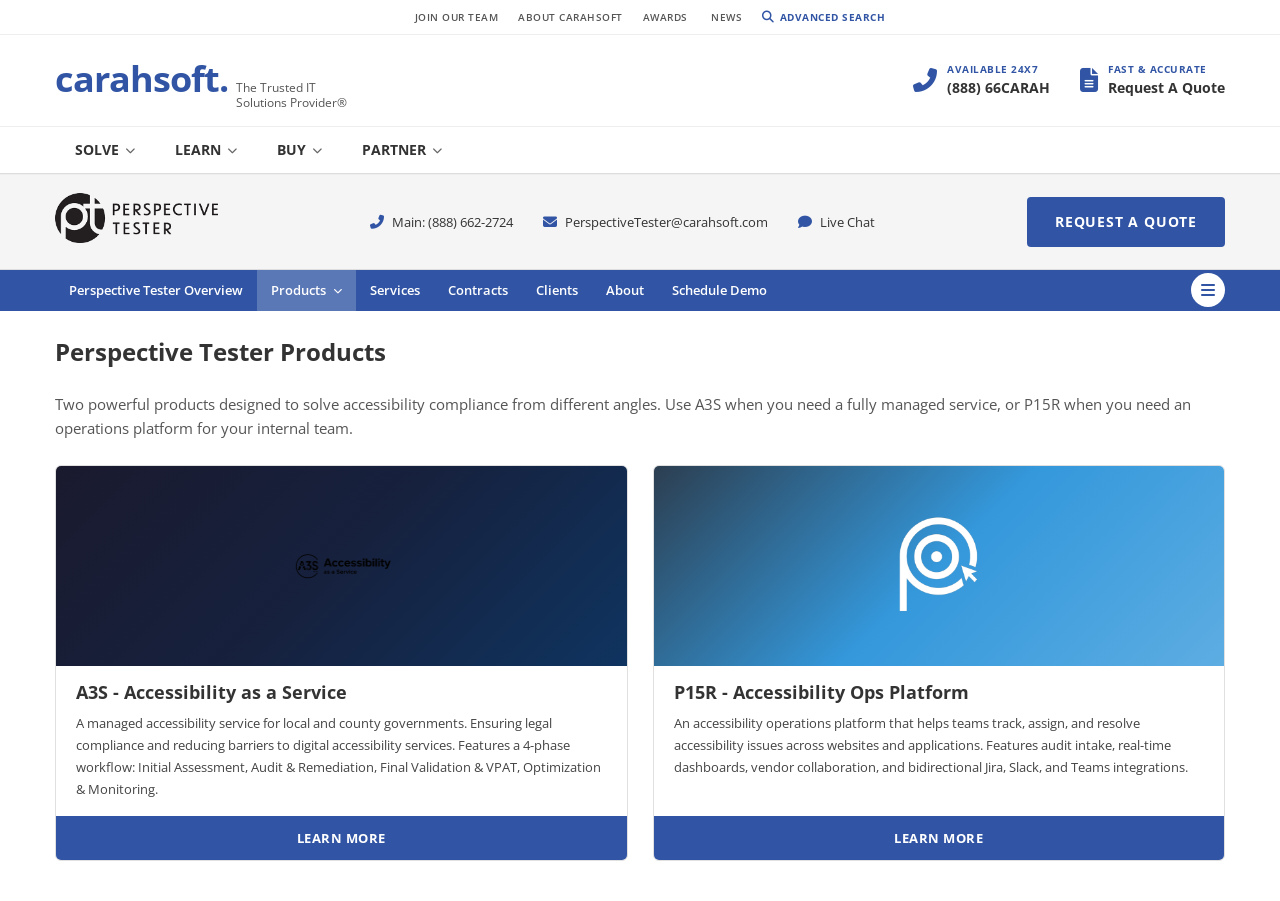
<file: solutions.html>
<!DOCTYPE html>
<html lang="en">
<head>
    <meta charset="UTF-8">
    <meta name="viewport" content="width=device-width, initial-scale=1.0">
    <title>Products - Perspective Tester | Carahsoft</title>
    <link rel="stylesheet" href="styles.css">
    <link rel="stylesheet" href="pages.css">
    <link rel="stylesheet" href="https://cdnjs.cloudflare.com/ajax/libs/font-awesome/6.5.1/css/all.min.css">
    <link href="https://fonts.googleapis.com/css2?family=Open+Sans:wght@300;400;600;700;800&display=swap" rel="stylesheet">
</head>
<body>
    <div class="top-bar"><div class="top-bar-inner"><nav class="top-links"><a href="#">JOIN OUR TEAM</a><a href="about.html">ABOUT CARAHSOFT</a><a href="#">AWARDS</a>
                <a href="#">NEWS</a>
            </nav><div class="top-search"><i class="fas fa-search"></i><a href="#">ADVANCED SEARCH</a></div></div></div>
    <header class="main-header"><div class="header-inner"><div class="logo-area"><a href="index.html" class="carahsoft-logo"><span class="logo-text">carahsoft.</span><span class="logo-tagline">The Trusted IT<br>Solutions Provider&reg;</span></a></div><div class="header-right"><div class="header-contact"><div class="contact-item"><i class="fas fa-phone-alt"></i><div><span class="contact-label">AVAILABLE 24X7</span><span class="contact-value">(888) 66CARAH</span></div></div><div class="contact-item"><i class="fas fa-file-alt"></i><div><span class="contact-label">FAST &amp; ACCURATE</span><span class="contact-value">Request A Quote</span></div></div></div></div></div></header>
    <nav class="main-nav"><div class="nav-inner"><a href="#" class="nav-item">SOLVE <i class="fas fa-chevron-down"></i></a><a href="#" class="nav-item">LEARN <i class="fas fa-chevron-down"></i></a><a href="#" class="nav-item">BUY <i class="fas fa-chevron-down"></i></a><a href="#" class="nav-item">PARTNER <i class="fas fa-chevron-down"></i></a></div></nav>
    <div class="adobe-header"><div class="adobe-header-inner"><div class="adobe-logo-area"><img src="perspective-tester-logo.png" alt="Perspective Tester" class="vendor-logo-img"></div><div class="adobe-contact"><a href="tel:8886622724"><i class="fas fa-phone-alt"></i> Main: (888) 662-2724</a><a href="mailto:PerspectiveTester@carahsoft.com"><i class="fas fa-envelope"></i> PerspectiveTester@carahsoft.com</a>
                <a href="#" class="live-chat-link"><i class="fas fa-comment"></i> Live Chat</a></div><a href="schedule-demo.html" class="btn-request-quote">REQUEST A QUOTE</a></div></div>
    <nav class="adobe-nav"><div class="adobe-nav-inner"><a href="index.html" class="adobe-nav-item">Perspective Tester Overview</a><div class="adobe-nav-item-wrapper"><a href="solutions.html" class="adobe-nav-item active has-dropdown">Products <i class="fas fa-chevron-down"></i></a><div class="adobe-nav-dropdown"><a href="a3s.html"><img src="a3s-logo.png" alt="A3S" style="width:18px;height:18px;object-fit:contain;vertical-align:middle;"> A3S - Accessibility as a Service</a><a href="p15r.html"><img src="p15r-logo.png" alt="P15R" style="width:18px;height:18px;object-fit:contain;vertical-align:middle;"> P15R - Accessibility Ops Platform</a></div></div><a href="services.html" class="adobe-nav-item">Services</a><a href="contracts.html" class="adobe-nav-item">Contracts</a><a href="clients.html" class="adobe-nav-item">Clients</a><a href="about.html" class="adobe-nav-item">About</a><a href="schedule-demo.html" class="adobe-nav-item">Schedule Demo</a><button class="adobe-nav-hamburger"><i class="fas fa-bars"></i></button></div></nav>

    <div style="max-width:1200px;margin:0 auto;padding:25px 15px 40px;">
        <div>
            <h2 class="page-title">Perspective Tester Products</h2>
            <p style="font-size:15px;color:#555;margin-bottom:25px;">Two powerful products designed to solve accessibility compliance from different angles. Use A3S when you need a fully managed service, or P15R when you need an operations platform for your internal team.</p>
            <div class="solutions-grid">
                <div class="solution-card">
                    <div class="solution-image" style="background: linear-gradient(135deg, #1a1a2e, #16213e, #0f3460);">
                        <div class="solution-img-overlay"><img src="a3s-logo.png" alt="A3S Logo" style="width:100px;height:100px;object-fit:contain;filter:invert(1);"></div>
                    </div>
                    <h3>A3S - Accessibility as a Service</h3>
                    <p>A managed accessibility service for local and county governments. Ensuring legal compliance and reducing barriers to digital accessibility services. Features a 4-phase workflow: Initial Assessment, Audit & Remediation, Final Validation & VPAT, Optimization & Monitoring.</p>
                    <a href="a3s.html" class="solution-btn">LEARN MORE</a>
                </div>
                <div class="solution-card">
                    <div class="solution-image" style="background: linear-gradient(135deg, #2c3e50, #3498db, #5dade2);">
                        <div class="solution-img-overlay"><img src="p15r-logo.png" alt="P15R Logo" style="width:100px;height:100px;object-fit:contain;filter:invert(1);"></div>
                    </div>
                    <h3>P15R - Accessibility Ops Platform</h3>
                    <p>An accessibility operations platform that helps teams track, assign, and resolve accessibility issues across websites and applications. Features audit intake, real-time dashboards, vendor collaboration, and bidirectional Jira, Slack, and Teams integrations.</p>
                    <a href="p15r.html" class="solution-btn">LEARN MORE</a>
                </div>
            </div>
        </div>
    </div>
</file>
<file: styles.css>
/* ========== RESET & BASE ========== */
* {
    margin: 0;
    padding: 0;
    box-sizing: border-box;
}

body {
    font-family: 'Open Sans', Arial, sans-serif;
    color: #333;
    background: #fff;
    line-height: 1.6;
}

a {
    text-decoration: none;
    color: #3155A4;
}

a:hover {
    text-decoration: underline;
}

ul {
    list-style: none;
}

/* ========== TOP BAR ========== */
.top-bar {
    background: #fff;
    border-bottom: 1px solid #eee;
    font-size: 11px;
    letter-spacing: 0.5px;
}

.top-bar-inner {
    max-width: 1200px;
    margin: 0 auto;
    display: flex;
    justify-content: center;
    align-items: center;
    padding: 8px 15px;
    gap: 20px;
}

.top-links a {
    color: #555;
    margin-left: 20px;
    font-weight: 600;
    text-transform: uppercase;
    font-size: 10px;
}

.top-links a:hover {
    color: #3155A4;
    text-decoration: none;
}

.top-search {
    display: flex;
    align-items: center;
    gap: 5px;
    color: #3155A4;
    font-weight: 600;
    font-size: 10px;
}

.top-search i {
    font-size: 12px;
}

.top-search a {
    color: #3155A4;
    font-weight: 700;
}

/* ========== MAIN HEADER ========== */
.main-header {
    background: #fff;
    padding: 15px 0;
    border-bottom: 1px solid #eee;
}

.header-inner {
    max-width: 1200px;
    margin: 0 auto;
    display: flex;
    justify-content: space-between;
    align-items: center;
    padding: 0 15px;
}

.carahsoft-logo {
    display: flex;
    align-items: baseline;
    gap: 8px;
    text-decoration: none;
}

.logo-text {
    font-size: 36px;
    font-weight: 700;
    color: #3155A4;
    letter-spacing: -1px;
}

.logo-tagline {
    font-size: 12px;
    color: #555;
    line-height: 1.3;
}

.header-right {
    display: flex;
    align-items: center;
}

.header-contact {
    display: flex;
    gap: 30px;
}

.contact-item {
    display: flex;
    align-items: center;
    gap: 10px;
}

.contact-item i {
    font-size: 24px;
    color: #3155A4;
}

.contact-label {
    display: block;
    font-size: 10px;
    font-weight: 700;
    color: #3155A4;
    text-transform: uppercase;
    letter-spacing: 0.5px;
}

.contact-value {
    display: block;
    font-size: 14px;
    font-weight: 700;
    color: #333;
}

/* ========== MAIN NAV ========== */
.main-nav {
    background: #fff;
    border-bottom: 1px solid #ddd;
}

.nav-inner {
    max-width: 1200px;
    margin: 0 auto;
    display: flex;
    padding: 0 15px;
}

.nav-item {
    color: #333;
    padding: 12px 20px;
    font-size: 14px;
    font-weight: 700;
    text-transform: uppercase;
    display: flex;
    align-items: center;
    gap: 6px;
    transition: background 0.2s;
}

.nav-item:hover {
    background: #f5f5f5;
    text-decoration: none;
    color: #3155A4;
}

.nav-item i {
    font-size: 10px;
    color: #666;
}

/* ========== VENDOR SUB-HEADER ========== */
.adobe-header {
    background: #f5f5f5;
    border-bottom: 1px solid #ddd;
    border-top: 1px solid #eee;
    position: sticky;
    top: 0;
    z-index: 100;
}

.adobe-header-inner {
    max-width: 1200px;
    margin: 0 auto;
    display: flex;
    align-items: center;
    justify-content: space-between;
    padding: 18px 15px;
}

.vendor-logo-img {
    height: 50px;
    object-fit: contain;
}

.adobe-contact {
    display: flex;
    gap: 30px;
    font-size: 13px;
}

.adobe-contact a {
    display: flex;
    align-items: center;
    gap: 8px;
    color: #333;
    text-decoration: none;
    white-space: nowrap;
}

.adobe-contact a:hover {
    text-decoration: underline;
}

.adobe-contact i {
    color: #3155A4;
    font-size: 14px;
}

.live-chat-link i {
    color: #3155A4;
}

.btn-request-quote {
    background: #3155A4;
    color: #fff;
    padding: 14px 28px;
    border-radius: 4px;
    font-weight: 700;
    font-size: 14px;
    letter-spacing: 0.8px;
    transition: all 0.2s;
    display: inline-block;
    white-space: nowrap;
}

.btn-request-quote:hover {
    background: #254080;
    color: #fff;
    text-decoration: none;
}

/* ========== VENDOR NAV TABS ========== */
.adobe-nav {
    background: #3155A4;
    position: sticky;
    top: 65px;
    z-index: 99;
}

.adobe-nav-inner {
    max-width: 1200px;
    margin: 0 auto;
    display: flex;
    align-items: center;
    padding: 0 15px;
    flex-wrap: wrap;
}

.adobe-nav-item {
    color: #fff;
    padding: 10px 14px;
    font-size: 13px;
    font-weight: 600;
    transition: background 0.2s;
    white-space: nowrap;
}

.adobe-nav-item:hover,
.adobe-nav-item.active {
    background: rgba(255,255,255,0.2);
    text-decoration: none;
}

.adobe-nav-item i {
    font-size: 9px;
    margin-left: 3px;
}

.adobe-nav-hamburger {
    background: #fff;
    color: #3155a4;
    border: none;
    border-radius: 50%;
    width: 34px;
    height: 34px;
    display: flex;
    align-items: center;
    justify-content: center;
    cursor: pointer;
    margin-left: auto;
    font-size: 16px;
}

/* ========== VENDOR NAV DROPDOWN ========== */
.adobe-nav-item-wrapper {
    position: relative;
}

.adobe-nav-item-wrapper .adobe-nav-item {
    display: flex;
    align-items: center;
    gap: 4px;
}

.adobe-nav-dropdown {
    display: none;
    position: absolute;
    top: 100%;
    left: 0;
    background: #fff;
    min-width: 220px;
    box-shadow: 0 4px 15px rgba(0,0,0,0.15);
    border-radius: 0 0 6px 6px;
    z-index: 200;
    overflow: hidden;
}

.adobe-nav-item-wrapper:hover .adobe-nav-dropdown {
    display: block;
}

.adobe-nav-dropdown a {
    display: block;
    padding: 12px 18px;
    color: #333;
    font-size: 13px;
    font-weight: 600;
    border-bottom: 1px solid #eee;
    transition: background 0.2s;
}

.adobe-nav-dropdown a:hover {
    background: #f0f4ff;
    color: #3155A4;
    text-decoration: none;
}

.adobe-nav-dropdown a:last-child {
    border-bottom: none;
}

.adobe-nav-dropdown a i {
    margin-right: 8px;
    color: #3155A4;
    width: 16px;
    text-align: center;
}

/* ========== COMPLIANCE BANNER (was OneGov) ========== */
.onegov-banner {
    background: linear-gradient(135deg, #1a3a7a 0%, #2a6dd4 50%, #4da8da 100%);
    margin: 20px auto 0;
    max-width: 1200px;
    border-radius: 8px;
    box-shadow: 0 4px 15px rgba(26,58,122,0.25);
}

.onegov-inner {
    display: flex;
    justify-content: space-between;
    align-items: center;
    padding: 20px 30px;
    max-width: 1200px;
    margin: 0 auto;
}

.onegov-left {
    display: flex;
    align-items: center;
    gap: 15px;
}

.onegov-icon {
    background: rgba(255,255,255,0.15);
    border-radius: 12px;
    width: 52px;
    height: 52px;
    display: flex;
    align-items: center;
    justify-content: center;
    flex-shrink: 0;
}

.onegov-icon i {
    color: #8ab8e8;
    font-size: 22px;
}

.onegov-title {
    display: block;
    color: #8ab8e8;
    font-size: 13px;
    font-weight: 700;
    letter-spacing: 0.3px;
}

.onegov-subtitle {
    display: block;
    color: #fff;
    font-size: 20px;
    font-weight: 700;
    margin-top: 2px;
}

.onegov-right {
    display: flex;
    align-items: center;
    gap: 15px;
}

.onegov-featuring {
    color: #ccc;
    font-size: 12px;
}

.onegov-adobe-text {
    color: #fff;
    font-size: 22px;
    font-weight: 800;
}

.onegov-btn {
    background: #fff;
    color: #3155a4;
    padding: 8px 18px;
    border-radius: 4px;
    font-weight: 700;
    font-size: 13px;
    transition: all 0.2s;
}

.onegov-btn:hover {
    background: #eee;
    text-decoration: none;
}

.onegov-carahsoft {
    color: #8ab8e8;
    font-size: 14px;
    font-weight: 300;
}

/* ========== CONTENT WRAPPER ========== */
.content-wrapper {
    max-width: 1200px;
    margin: 0 auto;
    display: flex;
    gap: 25px;
    padding: 20px 15px;
}

.main-content {
    flex: 1;
    min-width: 0;
}

/* ========== HERO CAROUSEL ========== */
.hero-carousel {
    margin-bottom: 25px;
}

.carousel-container {
    position: relative;
    width: 100%;
    overflow: hidden;
    border-radius: 8px;
    background: #fff;
}

.carousel-slides {
    display: flex;
    transition: transform 0.5s ease;
}

.carousel-slide {
    min-width: 100%;
    display: none;
}

.carousel-slide.active {
    display: block;
}

.carousel-slide img {
    width: 100%;
    height: auto;
    display: block;
    border-radius: 8px;
}

.carousel-btn {
    position: absolute;
    top: 50%;
    transform: translateY(-50%);
    background: rgba(255,255,255,0.85);
    border: none;
    width: 40px;
    height: 40px;
    border-radius: 50%;
    cursor: pointer;
    font-size: 16px;
    color: #3155A4;
    display: flex;
    align-items: center;
    justify-content: center;
    box-shadow: 0 2px 8px rgba(0,0,0,0.15);
    transition: background 0.2s;
    z-index: 2;
}

.carousel-btn:hover {
    background: #fff;
}

.carousel-prev {
    left: 12px;
}

.carousel-next {
    right: 12px;
}

.carousel-dots {
    position: absolute;
    bottom: 14px;
    left: 50%;
    transform: translateX(-50%);
    display: flex;
    gap: 8px;
    z-index: 2;
}

.carousel-dot {
    width: 10px;
    height: 10px;
    border-radius: 50%;
    background: rgba(255,255,255,0.5);
    cursor: pointer;
    border: 2px solid rgba(255,255,255,0.8);
    transition: background 0.2s;
}

.carousel-dot.active {
    background: #3155A4;
    border-color: #fff;
}

/* ========== HERO BANNER ========== */
.hero-banner {
    margin-bottom: 25px;
    border-radius: 6px;
    overflow: hidden;
    background: #fff;
    border: 1px solid #e0e0e0;
}

.hero-banner-inner {
    display: flex;
    align-items: center;
    padding: 45px 50px;
    gap: 40px;
}

.hero-text {
    flex: 1;
    min-width: 0;
}

.hero-brand-row {
    display: flex;
    align-items: center;
    gap: 12px;
    margin-bottom: 10px;
}

.hero-brand {
    color: #1a237e;
    font-size: 18px;
    font-weight: 700;
}

.hero-wcag-badge {
    background: #e8f5e9;
    color: #2e7d32;
    padding: 4px 12px;
    border-radius: 4px;
    font-size: 11px;
    font-weight: 600;
}

.hero-label {
    color: #3155A4;
    font-size: 11px;
    letter-spacing: 2px;
    text-transform: uppercase;
    margin-bottom: 10px;
}

.hero-title {
    color: #1a1a2e;
    font-size: 30px;
    font-weight: 800;
    line-height: 1.2;
    margin-bottom: 14px;
}

.hero-desc {
    color: #555;
    font-size: 14px;
    margin-bottom: 6px;
    line-height: 1.5;
}

.hero-standards {
    color: #1a237e;
    font-size: 12px;
    letter-spacing: 1.5px;
    margin-bottom: 4px;
}

.hero-cta-btn {
    display: inline-block;
    margin-top: 18px;
    background: #3155A4;
    color: #fff;
    padding: 11px 28px;
    border-radius: 5px;
    font-weight: 700;
    font-size: 14px;
    transition: all 0.2s;
}

.hero-cta-btn:hover {
    background: #254080;
    text-decoration: none;
}

.hero-image {
    flex: 0 0 280px;
    display: flex;
    align-items: center;
    justify-content: center;
}

.hero-image img {
    width: 100%;
    max-width: 280px;
    height: auto;
    object-fit: contain;
    border-radius: 8px;
    opacity: 0.9;
}

@media (max-width: 768px) {
    .hero-banner-inner {
        flex-direction: column;
        padding: 30px 25px;
        gap: 25px;
        text-align: center;
    }
    .hero-brand-row {
        justify-content: center;
    }
    .hero-image {
        flex: 0 0 auto;
    }
    .hero-image img {
        max-width: 200px;
    }
    .hero-title {
        font-size: 24px;
    }
}

/* ========== DESCRIPTION SECTION ========== */
.description-section {
    margin-bottom: 25px;
}

.description-section h3 {
    font-size: 22px;
    font-weight: 700;
    margin-bottom: 12px;
    color: #333;
    line-height: 1.3;
}

.description-section p {
    font-size: 13px;
    line-height: 1.7;
    margin-bottom: 12px;
    color: #444;
}

.description-section a {
    color: #3155A4;
    text-decoration: underline;
}

/* ========== OFFERINGS SECTION ========== */
.offerings-section {
    margin-bottom: 30px;
    padding-bottom: 25px;
    border-bottom: 1px solid #eee;
}

.offerings-content {
    display: flex;
    gap: 30px;
    align-items: flex-start;
}

.offerings-text {
    flex: 1;
}

.offerings-text h3 {
    font-size: 20px;
    font-weight: 700;
    margin-bottom: 15px;
    line-height: 1.3;
    color: #333;
}

.offerings-text ul {
    list-style: disc;
    padding-left: 20px;
    margin-bottom: 15px;
}

.offerings-text li {
    font-size: 13px;
    line-height: 1.7;
    margin-bottom: 8px;
    color: #444;
}

.offerings-text li a {
    color: #3155A4;
    font-weight: 600;
}

.offerings-text p {
    font-size: 13px;
    line-height: 1.7;
    color: #444;
    margin-bottom: 15px;
}

.btn-explore {
    display: inline-block;
    background: #3155A4;
    color: #fff;
    padding: 10px 20px;
    border-radius: 4px;
    font-size: 13px;
    font-weight: 600;
    transition: all 0.2s;
}

.btn-explore:hover {
    background: #254080;
    text-decoration: none;
    color: #fff;
}

.offerings-image {
    width: 280px;
    flex-shrink: 0;
}

.offerings-img-placeholder {
    position: relative;
    height: 250px;
    display: flex;
    align-items: center;
    justify-content: center;
}

.img-decoration {
    position: relative;
    width: 100%;
    height: 100%;
}

.red-triangle {
    position: absolute;
    bottom: 0;
    left: 0;
    width: 0;
    height: 0;
    border-left: 120px solid #3155A4;
    border-top: 120px solid transparent;
}

.person-img {
    position: absolute;
    top: 20px;
    left: 50%;
    transform: translateX(-50%);
    width: 150px;
    height: 150px;
    background: #f0f0f0;
    border-radius: 10px;
    display: flex;
    align-items: center;
    justify-content: center;
    box-shadow: 0 4px 15px rgba(0,0,0,0.1);
}

.blue-shape {
    position: absolute;
    top: 0;
    right: 0;
    width: 80px;
    height: 80px;
    background: #3155A4;
    clip-path: polygon(100% 0, 0 0, 100% 100%);
}

.icon-overlay {
    position: absolute;
    bottom: 20px;
    right: 20px;
    width: 50px;
    height: 50px;
    background: #1a73e8;
    border-radius: 8px;
    display: flex;
    align-items: center;
    justify-content: center;
    color: #fff;
    font-size: 20px;
    box-shadow: 0 2px 10px rgba(0,0,0,0.2);
}

/* ========== EXPERT SECTION ========== */
.expert-section {
    margin-bottom: 30px;
    padding: 20px 0;
    border-bottom: 1px solid #eee;
}

.expert-content {
    display: flex;
    gap: 30px;
    align-items: center;
}

.expert-image {
    width: 300px;
    flex-shrink: 0;
}

.expert-img-placeholder {
    height: 220px;
    background: linear-gradient(135deg, #e3f2fd 0%, #bbdefb 100%);
    border-radius: 8px;
    display: flex;
    align-items: center;
    justify-content: center;
    position: relative;
}

.gear-icon {
    position: absolute;
    bottom: 15px;
    left: 15px;
    background: #1a237e;
    width: 40px;
    height: 40px;
    border-radius: 50%;
    display: flex;
    align-items: center;
    justify-content: center;
    color: #fff;
    font-size: 18px;
}

.expert-text h3 {
    font-size: 22px;
    font-weight: 700;
    margin-bottom: 12px;
    color: #333;
    line-height: 1.3;
}

.expert-text p {
    font-size: 13px;
    line-height: 1.7;
    color: #444;
    margin-bottom: 15px;
}

.btn-demo {
    display: inline-block;
    background: #3155A4;
    color: #fff;
    padding: 10px 20px;
    border-radius: 4px;
    font-size: 13px;
    font-weight: 600;
    transition: all 0.2s;
}

.btn-demo:hover {
    background: #254080;
    text-decoration: none;
    color: #fff;
}

/* ========== EVENTS SECTION ========== */
.events-section {
    margin-bottom: 30px;
}

.events-section h3 {
    font-size: 22px;
    font-weight: 700;
    margin-bottom: 15px;
    color: #333;
}

.events-list {
    display: flex;
    flex-direction: column;
    gap: 12px;
    margin-bottom: 15px;
}

.event-card {
    display: flex;
    align-items: center;
    border: 1px solid #e0e0e0;
    border-radius: 6px;
    overflow: hidden;
    transition: box-shadow 0.2s;
    background: #fff;
}

.event-card:hover {
    box-shadow: 0 2px 10px rgba(0,0,0,0.1);
}

.event-image {
    width: 200px;
    flex-shrink: 0;
    background: #fff;
    padding: 15px;
    display: flex;
    flex-direction: column;
    align-items: center;
    gap: 8px;
    position: relative;
}

.event-type {
    display: inline-flex;
    align-items: center;
    gap: 5px;
    padding: 3px 10px;
    border-radius: 3px;
    font-size: 11px;
    font-weight: 600;
    position: absolute;
    top: 8px;
    left: 8px;
}

.event-type.virtual {
    background: #3155A4;
    color: #fff;
}

.event-type.onsite {
    background: #2e7d32;
    color: #fff;
}

.event-logo {
    font-size: 32px;
    font-weight: 900;
    color: #1a237e;
    padding: 20px 0;
}

.event-details {
    flex: 1;
    padding: 15px 20px;
}

.event-details h4 {
    font-size: 16px;
    font-weight: 700;
    color: #333;
    margin-bottom: 4px;
    line-height: 1.3;
}

.event-host {
    font-size: 12px;
    color: #666;
    margin-bottom: 8px;
}

.event-date,
.event-time {
    font-size: 13px;
    color: #444;
    display: flex;
    align-items: center;
    gap: 8px;
    margin-bottom: 3px;
}

.event-date i,
.event-time i {
    color: #3155A4;
    width: 16px;
}

.event-arrow {
    padding: 0 20px;
    color: #3155A4;
    font-size: 18px;
}

.btn-view-all {
    display: inline-block;
    background: #3155A4;
    color: #fff;
    padding: 10px 20px;
    border-radius: 4px;
    font-size: 13px;
    font-weight: 700;
    text-transform: uppercase;
    letter-spacing: 0.5px;
    transition: all 0.2s;
}

.btn-view-all:hover {
    background: #254080;
    text-decoration: none;
    color: #fff;
}

/* ========== RESOURCES SECTION ========== */
.resources-section {
    margin-bottom: 30px;
}

.resources-section h3 {
    font-size: 22px;
    font-weight: 700;
    margin-bottom: 15px;
    color: #333;
}

.resources-search {
    background: #2c3e50;
    border-radius: 6px;
    padding: 20px;
    margin-bottom: 15px;
}

.search-bar {
    display: flex;
    align-items: center;
    gap: 10px;
    color: #777;
    margin-bottom: 12px;
    padding-bottom: 8px;
    border-bottom: 1px solid #555;
}

.search-bar i {
    color: #fff;
}

.search-filters {
    display: flex;
    gap: 15px;
}

.filter-select {
    padding: 8px 12px;
    border: 1px solid #666;
    background: #fff;
    border-radius: 4px;
    font-size: 13px;
    color: #333;
    min-width: 180px;
}

.featured-label {
    font-weight: 700;
    font-size: 14px;
    color: #3155A4;
    margin-bottom: 10px;
    border-bottom: 2px solid #3155A4;
    display: inline-block;
    padding-bottom: 3px;
}

.resource-card {
    display: flex;
    align-items: center;
    border: 1px solid #e0e0e0;
    border-radius: 6px;
    overflow: hidden;
    margin-bottom: 12px;
    transition: box-shadow 0.2s;
    background: #fff;
}

.resource-card:hover {
    box-shadow: 0 2px 10px rgba(0,0,0,0.1);
}

.resource-image {
    width: 160px;
    height: 120px;
    flex-shrink: 0;
    display: flex;
    align-items: center;
    justify-content: center;
    background: #f5f5f5;
}

.resource-details {
    flex: 1;
    padding: 15px 20px;
}

.resource-type {
    display: inline-block;
    color: #3155A4;
    font-size: 11px;
    font-weight: 700;
    text-transform: uppercase;
    letter-spacing: 0.5px;
    margin-bottom: 5px;
}

.resource-type.case-study {
    color: #2e7d32;
}

.resource-details h4 {
    font-size: 16px;
    font-weight: 700;
    color: #333;
    margin-bottom: 8px;
    line-height: 1.3;
}

.resource-link {
    color: #3155A4;
    font-size: 12px;
    font-weight: 600;
    display: flex;
    align-items: center;
    gap: 6px;
}

/* ========== SIDEBAR ========== */
.sidebar {
    width: 270px;
    flex-shrink: 0;
}

.sidebar-carousel {
    margin-bottom: 15px;
}

.gov-forum-card {
    border: 1px solid #e0e0e0;
    border-radius: 6px;
    overflow: hidden;
    background: #fff;
}

.gov-forum-header {
    padding: 12px 15px;
    background: #f8f9fa;
}

.gov-forum-header span {
    font-size: 10px;
    color: #666;
    display: block;
    margin-bottom: 5px;
}

.gov-forum-header h4 {
    font-size: 16px;
    font-weight: 700;
    color: #333;
    line-height: 1.3;
}

.gov-forum-img {
    padding: 25px;
    text-align: center;
    background: #fff;
}

.gov-forum-footer {
    padding: 12px 15px;
    display: flex;
    justify-content: space-between;
    align-items: flex-end;
    background: #f8f9fa;
}

.forum-label {
    font-size: 12px;
    font-weight: 700;
    color: #3155A4;
    line-height: 1.3;
}

.forum-sponsored {
    font-size: 10px;
    color: #666;
    text-align: right;
}

.sidebar-dots {
    display: flex;
    justify-content: center;
    gap: 6px;
    margin-top: 10px;
}

.dot {
    width: 8px;
    height: 8px;
    border-radius: 50%;
    background: #ccc;
    cursor: pointer;
}

.dot.active {
    background: #333;
}

/* Sidebar Newsletter */
.sidebar-newsletter {
    background: #3155A4;
    border-radius: 6px;
    padding: 20px;
    text-align: center;
    margin-bottom: 15px;
}

.newsletter-header {
    color: #fff;
    font-size: 18px;
    font-weight: 700;
    margin-bottom: 15px;
}

.newsletter-icons {
    display: flex;
    justify-content: center;
    gap: 20px;
    color: #fff;
    font-size: 28px;
}

/* Sidebar Boxes */
.sidebar-box {
    border: 1px solid #e0e0e0;
    border-radius: 6px;
    overflow: hidden;
    margin-bottom: 15px;
    background: #fff;
}

.sidebar-box-header {
    background: #3155A4;
    color: #fff;
    padding: 10px 15px;
    font-size: 14px;
    font-weight: 700;
}

.support-header {
    background: #3155A4;
}

.contact-header {
    background: #274696;
}

.sidebar-box-content {
    padding: 15px;
}

.sidebar-box-content p {
    font-size: 13px;
    margin-bottom: 10px;
    color: #333;
    line-height: 1.5;
}

.sidebar-box-content a {
    color: #3155A4;
}

.support-link {
    display: block;
    margin-bottom: 10px;
    font-size: 13px;
    font-weight: 600;
}

.support-text {
    font-size: 12px;
    color: #666;
    line-height: 1.5;
}

.sidebar-links {
    padding: 10px 15px;
}

.sidebar-links li {
    margin-bottom: 5px;
}

.sidebar-links li a {
    font-size: 13px;
    color: #3155A4;
}

.sidebar-links li a:hover {
    text-decoration: underline;
}

/* Contact Box */
.contact-box .sidebar-box-content p {
    font-size: 13px;
    margin-bottom: 8px;
}

/* Quick Links */
.sidebar-quick-links {
    margin-bottom: 15px;
}

.quick-link {
    display: flex;
    align-items: center;
    padding: 12px 15px;
    border: 1px solid #e0e0e0;
    margin-bottom: -1px;
    font-size: 14px;
    font-weight: 600;
    color: #333;
    transition: background 0.2s;
}

.quick-link:hover {
    background: #f5f5f5;
    text-decoration: none;
}

.quick-link i:first-child {
    color: #3155A4;
    margin-right: 10px;
    font-size: 16px;
    width: 20px;
}

.quick-link i:last-child {
    margin-left: auto;
    color: #3155A4;
    font-size: 12px;
}

/* Tweets */
.sidebar-tweets {
    padding: 10px 0;
}

.sidebar-tweets a {
    color: #3155A4;
    font-size: 13px;
}

/* ========== FOOTER ========== */
.site-footer {
    background: #1a237e;
    color: #fff;
    margin-top: 30px;
}

.footer-top {
    max-width: 1200px;
    margin: 0 auto;
    padding: 40px 15px;
}

.footer-icons-row {
    display: flex;
    justify-content: center;
    gap: 40px;
    margin-bottom: 30px;
}

.footer-icon-item {
    text-align: center;
    max-width: 200px;
}

.footer-icon-item i {
    font-size: 32px;
    color: #8ab4f8;
    margin-bottom: 10px;
    display: block;
}

.footer-icon-item strong {
    display: block;
    font-size: 13px;
    font-weight: 700;
    text-transform: uppercase;
    letter-spacing: 0.5px;
    margin-bottom: 4px;
}

.footer-icon-item span {
    font-size: 11px;
    color: #aab8d0;
}

.footer-middle {
    max-width: 1200px;
    margin: 0 auto;
    padding: 0 15px 30px;
    display: flex;
    justify-content: flex-end;
    gap: 60px;
}

.footer-quick-links h4,
.footer-contact-info h4 {
    font-size: 16px;
    font-weight: 700;
    margin-bottom: 12px;
    color: #fff;
}

.footer-quick-links a {
    display: block;
    color: #8ab4f8;
    font-size: 12px;
    font-weight: 600;
    text-transform: uppercase;
    letter-spacing: 0.5px;
    margin-bottom: 6px;
}

.footer-quick-links a:hover {
    color: #fff;
}

.footer-contact-info p {
    font-size: 12px;
    color: #ccc;
    margin-bottom: 3px;
    text-transform: uppercase;
    letter-spacing: 0.5px;
}

.footer-email {
    margin-top: 10px;
    margin-bottom: 10px;
}

.footer-email a {
    color: #8ab4f8;
}

/* Footer Bottom */
.footer-bottom {
    background: #0d1654;
    padding: 20px 0;
}

.footer-bottom-inner {
    max-width: 1200px;
    margin: 0 auto;
    display: flex;
    align-items: center;
    justify-content: space-between;
    padding: 0 15px;
    flex-wrap: wrap;
    gap: 15px;
}

.footer-logo {
    font-size: 24px;
    font-weight: 700;
    color: #8ab4f8;
    letter-spacing: -0.5px;
}

.footer-copyright {
    font-size: 11px;
    color: #aab8d0;
}

.footer-copyright a {
    color: #8ab4f8;
}

.footer-social {
    display: flex;
    gap: 12px;
}

.footer-social a {
    color: #fff;
    font-size: 18px;
    width: 36px;
    height: 36px;
    background: #1a237e;
    border-radius: 50%;
    display: flex;
    align-items: center;
    justify-content: center;
    transition: background 0.2s;
}

.footer-social a:hover {
    background: #3155A4;
    text-decoration: none;
}

/* ========== RESPONSIVE ========== */
@media screen and (max-width: 1024px) {
    .content-wrapper {
        flex-direction: column;
    }

    .sidebar {
        width: 100%;
    }

    .offerings-content {
        flex-direction: column;
    }

    .offerings-image {
        width: 100%;
    }

    .expert-content {
        flex-direction: column;
    }

    .expert-image {
        width: 100%;
    }
}

@media screen and (max-width: 768px) {
    .top-bar-inner {
        flex-direction: column;
        gap: 5px;
    }

    .header-inner {
        flex-direction: column;
        gap: 10px;
    }

    .header-contact {
        flex-direction: column;
        gap: 10px;
    }

    .adobe-header-inner {
        flex-wrap: wrap;
        gap: 10px;
    }

    .adobe-contact {
        flex-wrap: wrap;
        font-size: 11px;
    }

    .adobe-nav-inner {
        overflow-x: auto;
    }

    .onegov-inner {
        flex-direction: column;
        text-align: center;
        gap: 15px;
    }

    .onegov-left {
        flex-direction: column;
    }

    .onegov-right {
        flex-wrap: wrap;
        justify-content: center;
    }

    .event-card {
        flex-direction: column;
    }

    .event-image {
        width: 100%;
    }

    .footer-icons-row {
        flex-direction: column;
        align-items: center;
        gap: 20px;
    }

    .footer-middle {
        flex-direction: column;
        gap: 30px;
    }

    .footer-bottom-inner {
        flex-direction: column;
        text-align: center;
    }
}
</file>
<file: pages.css>
/* ========== SUB-PAGE STYLES ========== */

.page-wrapper {
    max-width: 1200px;
    margin: 0 auto;
    padding: 25px 15px 40px;
    display: flex;
    gap: 25px;
}

.page-content {
    flex: 1;
    min-width: 0;
}

.page-title {
    font-size: 24px;
    font-weight: 700;
    color: #333;
    margin-bottom: 25px;
    line-height: 1.3;
}

/* ========== SOLUTIONS PAGE ========== */
.solutions-grid {
    display: grid;
    grid-template-columns: 1fr 1fr;
    gap: 25px;
}

.solution-card {
    border: 1px solid #e0e0e0;
    border-radius: 6px;
    overflow: hidden;
    background: #fff;
    transition: box-shadow 0.2s;
    display: flex;
    flex-direction: column;
}

.solution-card:hover {
    box-shadow: 0 4px 15px rgba(0,0,0,0.1);
}

.solution-image {
    height: 200px;
    display: flex;
    align-items: center;
    justify-content: center;
    position: relative;
    overflow: hidden;
}

.solution-img-overlay {
    display: flex;
    align-items: center;
    justify-content: center;
    width: 100%;
    height: 100%;
}

.solution-card h3 {
    font-size: 18px;
    font-weight: 700;
    color: #333;
    padding: 15px 20px 8px;
    line-height: 1.3;
}

.solution-card p {
    font-size: 13px;
    line-height: 1.7;
    color: #444;
    padding: 0 20px 15px;
}

.solution-btn {
    display: block;
    background: #3155A4;
    color: #fff;
    text-align: center;
    padding: 12px;
    font-size: 13px;
    font-weight: 700;
    letter-spacing: 0.5px;
    transition: background 0.2s;
    margin-top: auto;
}

.solution-btn:hover {
    background: #254080;
    text-decoration: none;
    color: #fff;
}

/* ========== PRODUCT CARDS (A3S & P15R) ========== */
.product-phase-grid {
    display: grid;
    grid-template-columns: 1fr 1fr;
    gap: 20px;
    margin-bottom: 15px;
}

.product-phase-card {
    border: 1px solid #e0e0e0;
    border-radius: 8px;
    padding: 24px;
    background: #fff;
    display: flex;
    flex-direction: column;
    transition: box-shadow 0.2s, border-color 0.2s;
}

.product-phase-card:hover {
    box-shadow: 0 4px 16px rgba(0,0,0,0.08);
    border-color: #3155A4;
}

.phase-header {
    display: flex;
    align-items: center;
    gap: 12px;
    margin-bottom: 12px;
}

.phase-icon {
    width: 40px;
    height: 40px;
    background: #e3f2fd;
    border-radius: 10px;
    display: flex;
    align-items: center;
    justify-content: center;
    flex-shrink: 0;
}

.phase-icon i {
    color: #3155A4;
    font-size: 15px;
}

.phase-label {
    font-size: 11px;
    color: #666;
    display: block;
}

.phase-name {
    font-size: 16px;
    font-weight: 700;
    color: #333;
}

.phase-subtitle {
    font-size: 13px;
    font-weight: 600;
    color: #555;
    margin-bottom: 10px;
}

.phase-deliverables-label {
    font-size: 11px;
    font-weight: 700;
    color: #3155A4;
    text-transform: uppercase;
    letter-spacing: 0.5px;
    margin-bottom: 6px;
}

.phase-deliverables {
    list-style: disc;
    padding-left: 18px;
    font-size: 12px;
    color: #555;
    line-height: 1.9;
    margin: 0;
    flex: 1;
}

/* Feature cards (3-col grid for P15R) */
.product-features-grid {
    display: grid;
    grid-template-columns: 1fr 1fr 1fr;
    gap: 16px;
    margin-bottom: 30px;
}

.feature-card {
    border: 1px solid #e0e0e0;
    border-radius: 8px;
    padding: 22px;
    background: #fff;
    display: flex;
    flex-direction: column;
    transition: box-shadow 0.2s, border-color 0.2s;
}

.feature-card:hover {
    box-shadow: 0 4px 16px rgba(0,0,0,0.08);
    border-color: #3155A4;
}

.feature-icon {
    width: 40px;
    height: 40px;
    background: #e3f2fd;
    border-radius: 10px;
    display: flex;
    align-items: center;
    justify-content: center;
    margin-bottom: 14px;
}

.feature-icon i {
    color: #3155A4;
    font-size: 16px;
}

.feature-card h4 {
    font-size: 15px;
    font-weight: 700;
    color: #333;
    margin-bottom: 6px;
}

.feature-card p {
    font-size: 12px;
    color: #555;
    line-height: 1.6;
    margin-bottom: 12px;
}

.feature-checklist {
    list-style: none;
    padding: 0;
    font-size: 11px;
    color: #555;
    margin: 0;
    margin-top: auto;
}

.feature-checklist li {
    margin-bottom: 5px;
    display: flex;
    align-items: flex-start;
    gap: 6px;
}

.feature-checklist li i {
    color: #3155A4;
    font-size: 10px;
    margin-top: 3px;
    flex-shrink: 0;
}

/* Benefits list cards */
.benefit-card {
    display: flex;
    align-items: flex-start;
    gap: 14px;
    padding: 18px;
    background: #f8f9fa;
    border: 1px solid #e8e8e8;
    border-radius: 8px;
    transition: border-color 0.2s;
}

.benefit-card:hover {
    border-color: #3155A4;
}

.benefit-icon {
    width: 40px;
    height: 40px;
    background: #e3f2fd;
    border-radius: 10px;
    display: flex;
    align-items: center;
    justify-content: center;
    flex-shrink: 0;
}

.benefit-icon i {
    color: #3155A4;
    font-size: 15px;
}

.benefit-card strong {
    font-size: 14px;
    color: #333;
    display: block;
    margin-bottom: 4px;
}

.benefit-card p {
    font-size: 13px;
    color: #555;
    margin: 0;
    line-height: 1.6;
}

/* Key features flat grid */
.key-features-grid {
    display: grid;
    grid-template-columns: 1fr 1fr 1fr;
    gap: 10px;
    margin-bottom: 30px;
}

.key-feature-item {
    display: flex;
    align-items: center;
    gap: 10px;
    padding: 12px 15px;
    background: #f8f9fa;
    border-radius: 6px;
    border: 1px solid #e8e8e8;
    transition: border-color 0.2s;
}

.key-feature-item:hover {
    border-color: #3155A4;
}

.key-feature-item i {
    color: #3155A4;
    flex-shrink: 0;
}

.key-feature-item span {
    font-size: 13px;
    font-weight: 600;
    color: #333;
}

/* Workflow strip */
.workflow-strip {
    display: flex;
    align-items: center;
    justify-content: center;
    gap: 8px;
    padding: 22px;
    background: #f8f9fa;
    border: 1px solid #e8e8e8;
    border-radius: 8px;
    margin-bottom: 8px;
}

.workflow-step {
    text-align: center;
    padding: 10px 22px;
}

.workflow-step-icon {
    width: 42px;
    height: 42px;
    background: #e3f2fd;
    border-radius: 50%;
    display: flex;
    align-items: center;
    justify-content: center;
    margin: 0 auto 8px;
}

.workflow-step-icon i {
    color: #3155A4;
    font-size: 15px;
}

.workflow-arrow {
    color: #ccc;
}

/* ========== ABOUT PAGE ========== */
.about-badge {
    display: inline-block;
    background: #e3f2fd;
    color: #3155A4;
    padding: 4px 12px;
    border-radius: 4px;
    font-size: 11px;
    font-weight: 700;
    letter-spacing: 1px;
    margin-bottom: 10px;
}

.about-stats {
    display: flex;
    gap: 15px;
    margin-bottom: 35px;
}

.about-stat-card {
    border: 1px solid #e0e0e0;
    border-radius: 8px;
    padding: 16px 22px;
    background: #fff;
    flex: 1;
    transition: border-color 0.2s;
}

.about-stat-card:hover {
    border-color: #3155A4;
}

.about-stat-value {
    font-size: 20px;
    font-weight: 800;
    color: #333;
    margin: 0;
}

.about-stat-label {
    font-size: 11px;
    color: #666;
    margin: 0;
}

.about-section {
    background: #f8f9fa;
    border: 1px solid #e8e8e8;
    border-radius: 10px;
    padding: 30px;
    margin-bottom: 30px;
}

.about-section-header {
    text-align: center;
    margin-bottom: 25px;
}

.about-section-badge {
    display: inline-block;
    border: 1px solid #ddd;
    background: #fff;
    padding: 4px 10px;
    border-radius: 4px;
    font-size: 11px;
    font-weight: 600;
}

.about-section-title {
    font-size: 22px;
    font-weight: 700;
    color: #333;
    margin: 10px 0 5px;
}

.about-section-subtitle {
    font-size: 13px;
    color: #666;
    margin: 0;
}

.about-grid {
    display: grid;
    grid-template-columns: 1fr 1fr;
    gap: 20px;
}

.about-grid-item {
    display: flex;
    align-items: flex-start;
    gap: 12px;
}

.about-grid-icon {
    width: 40px;
    height: 40px;
    background: #e3f2fd;
    border-radius: 10px;
    display: flex;
    align-items: center;
    justify-content: center;
    flex-shrink: 0;
}

.about-grid-icon i {
    color: #3155A4;
    font-size: 15px;
}

.about-grid-item h4 {
    font-size: 14px;
    font-weight: 700;
    color: #333;
    margin: 0 0 4px;
}

.about-grid-item p {
    font-size: 12px;
    line-height: 1.6;
    color: #666;
    margin: 0;
}

.about-trusted {
    text-align: center;
    margin-bottom: 35px;
}

.about-trusted-clients {
    display: flex;
    flex-wrap: wrap;
    justify-content: center;
    gap: 8px 20px;
    color: #666;
    font-size: 13px;
    font-weight: 500;
}

.about-cta {
    text-align: center;
    padding: 35px;
    background: #3155A4;
    border-radius: 12px;
    margin-bottom: 10px;
}

.about-cta h2 {
    color: #fff;
    font-size: 22px;
    font-weight: 700;
    margin-bottom: 8px;
}

.about-cta p {
    color: rgba(255,255,255,0.8);
    font-size: 14px;
    margin-bottom: 18px;
    max-width: 480px;
    margin-left: auto;
    margin-right: auto;
}

.about-cta-buttons {
    display: flex;
    gap: 12px;
    justify-content: center;
}

.about-cta-primary {
    display: inline-block;
    background: #fff;
    color: #3155A4;
    padding: 10px 24px;
    border-radius: 6px;
    font-weight: 700;
    font-size: 13px;
    transition: background 0.2s;
}

.about-cta-primary:hover {
    background: #f0f0f0;
    text-decoration: none;
    color: #3155A4;
}

.about-cta-secondary {
    display: inline-block;
    border: 1px solid rgba(255,255,255,0.4);
    color: #fff;
    padding: 10px 24px;
    border-radius: 6px;
    font-weight: 600;
    font-size: 13px;
    transition: all 0.2s;
}

.about-cta-secondary:hover {
    background: rgba(255,255,255,0.15);
    text-decoration: none;
    color: #fff;
}

@media screen and (max-width: 768px) {
    .product-phase-grid { grid-template-columns: 1fr; }
    .product-features-grid { grid-template-columns: 1fr; }
    .key-features-grid { grid-template-columns: 1fr 1fr; }
    .workflow-strip { flex-wrap: wrap; }
    .about-grid { grid-template-columns: 1fr; }
    .about-stats { flex-direction: column; }
    .about-cta-buttons { flex-direction: column; align-items: center; }
}

/* ========== HERO BANNER CARDS ========== */
.hero-product-banner {
    border-radius: 8px;
    padding: 40px;
    color: #fff;
    margin-bottom: 30px;
}

.hero-product-banner.a3s {
    background: linear-gradient(135deg, #1a1a2e 0%, #16213e 40%, #0f3460 100%);
}

.hero-product-banner.p15r {
    background: linear-gradient(135deg, #1a1a2e 0%, #16213e 40%, #0f3460 100%);
}

.hero-product-top {
    display: flex;
    align-items: center;
    gap: 20px;
    margin-bottom: 24px;
}

.hero-product-top img {
    width: 55px;
    height: 55px;
    object-fit: contain;
    filter: invert(1);
}

.hero-product-top h2 {
    font-size: 26px;
    font-weight: 800;
    margin: 0;
}

.hero-stat-cards {
    display: flex;
    gap: 16px;
    margin-bottom: 24px;
    flex-wrap: wrap;
}

.hero-stat-card {
    background: rgba(255,255,255,0.1);
    border: 1px solid rgba(255,255,255,0.2);
    border-radius: 10px;
    padding: 18px 24px;
    min-width: 160px;
    flex: 1;
    backdrop-filter: blur(4px);
    transition: background 0.2s;
}

.hero-stat-card:hover {
    background: rgba(255,255,255,0.18);
}

.hero-stat-label {
    font-size: 10px;
    text-transform: uppercase;
    letter-spacing: 1.5px;
    opacity: 0.55;
    margin: 0 0 6px;
}

.hero-stat-value {
    font-size: 22px;
    font-weight: 800;
    margin: 0;
    line-height: 1.2;
}

.hero-pricing-card {
    background: rgba(255,255,255,0.08);
    border: 1px solid rgba(255,255,255,0.15);
    border-radius: 12px;
    padding: 24px 36px;
    text-align: center;
    display: inline-block;
    backdrop-filter: blur(4px);
}

.hero-pricing-card .price {
    font-size: 42px;
    font-weight: 800;
    color: #fff;
    margin: 0;
    line-height: 1;
}

.hero-pricing-card .price span {
    font-size: 15px;
    font-weight: 400;
    opacity: 0.65;
}

.hero-pricing-card .price-note {
    font-size: 12px;
    opacity: 0.5;
    margin: 6px 0 0;
}

.hero-cta-link {
    display: inline-block;
    margin-top: 20px;
    background: #fff;
    color: #1a1a2e;
    padding: 12px 28px;
    border-radius: 5px;
    font-weight: 700;
    font-size: 14px;
    transition: all 0.2s;
}

.hero-cta-link:hover {
    background: #e8e8e8;
    text-decoration: none;
    color: #1a1a2e;
}

/* ========== CONTRACTS PAGE ========== */
.contracts-list {
    display: flex;
    flex-direction: column;
    gap: 14px;
    margin-bottom: 20px;
}

.contract-entry {
    border: 1px solid #e0e0e0;
    border-radius: 8px;
    padding: 18px 22px;
    background: #fff;
    transition: border-color 0.2s, box-shadow 0.2s;
}

.contract-entry:hover {
    border-color: #3155A4;
    box-shadow: 0 2px 12px rgba(49,85,164,0.08);
}

.contract-entry-header {
    display: flex;
    align-items: flex-start;
    gap: 14px;
    margin-bottom: 8px;
}

.contract-icon {
    width: 36px;
    height: 36px;
    background: #e3f2fd;
    border-radius: 8px;
    display: flex;
    align-items: center;
    justify-content: center;
    flex-shrink: 0;
}

.contract-icon i {
    color: #3155A4;
    font-size: 14px;
}

.contract-name {
    font-size: 15px;
    font-weight: 700;
    color: #333;
    margin: 0 0 2px;
    line-height: 1.3;
}

.contract-entry .contract-id {
    font-size: 13px;
    color: #3155A4;
    font-weight: 600;
    font-family: monospace;
    margin: 0;
}

.contract-dates {
    font-size: 13px;
    color: #555;
    margin: 0;
}

.contract-dates i {
    color: #666;
    margin-right: 6px;
    font-size: 11px;
}

.contract-note {
    display: inline-block;
    font-size: 11px;
    color: #e67e22;
    font-style: italic;
    font-weight: 600;
    margin-top: 4px;
}

/* Two-column layout matching Carahsoft */
.contracts-two-col {
    display: grid;
    grid-template-columns: 1fr 1fr;
    gap: 40px;
    margin-top: 10px;
}

.contracts-column {
    min-width: 0;
}

.contracts-col-header {
    font-size: 18px;
    font-weight: 700;
    color: #333;
    padding: 10px 0;
    border-bottom: 3px solid #3155A4;
    margin-bottom: 18px;
}

.contract-item-simple {
    padding: 0 0 16px;
    margin-bottom: 16px;
    border-bottom: 1px solid #eee;
}

.contract-item-simple:last-child {
    border-bottom: none;
    margin-bottom: 0;
    padding-bottom: 0;
}

.contract-item-simple h4 {
    font-size: 14px;
    font-weight: 700;
    margin: 0 0 3px;
    line-height: 1.4;
}

.contract-item-simple h4 a {
    color: #3155A4;
    text-decoration: none;
}

.contract-item-simple h4 a:hover {
    text-decoration: underline;
    color: #254080;
}

.contract-meta {
    font-size: 13px;
    color: #555;
    font-style: italic;
    margin: 0;
    line-height: 1.5;
}

.contract-option {
    font-size: 12px;
    color: #666;
    font-style: italic;
    margin: 2px 0 0;
}

@media screen and (max-width: 768px) {
    .contracts-two-col {
        grid-template-columns: 1fr;
        gap: 25px;
    }
}

.contracts-content {
    display: flex;
    gap: 25px;
}

.contracts-main {
    flex: 1;
}

.contract-section {
    margin-bottom: 25px;
}

.contract-section h3 {
    font-size: 18px;
    font-weight: 700;
    color: #333;
    margin-bottom: 5px;
}

.contract-section .contract-link {
    color: #3155A4;
    font-size: 14px;
    display: block;
}

.contract-section .contract-term {
    font-style: italic;
    font-size: 13px;
    color: #666;
    margin-bottom: 15px;
}

.contracts-grid {
    display: grid;
    grid-template-columns: 1fr 1fr 1fr 1fr;
    gap: 20px;
    margin-top: 15px;
}

.contract-column h4 {
    font-size: 15px;
    font-weight: 700;
    color: #333;
    margin-bottom: 12px;
    padding-bottom: 8px;
    border-bottom: 2px solid #3155A4;
}

.contract-item {
    margin-bottom: 15px;
}

.contract-item a {
    color: #3155A4;
    font-size: 13px;
    font-weight: 600;
    display: block;
    margin-bottom: 2px;
}

.contract-item .contract-id {
    font-size: 12px;
    color: #666;
    font-style: italic;
}

.contract-item .contract-dates {
    font-size: 12px;
    color: #666;
}

.contract-item .contract-note {
    font-size: 11px;
    color: #666;
    font-style: italic;
}

/* ========== PARTNERS PAGE ========== */
.partners-content {
    display: flex;
    gap: 25px;
}

.partners-main {
    flex: 1;
}

.partners-main h3 {
    font-size: 18px;
    font-weight: 700;
    color: #333;
    margin-bottom: 8px;
    margin-top: 20px;
}

.partners-main p {
    font-size: 13px;
    line-height: 1.7;
    color: #444;
    margin-bottom: 12px;
}

.partners-main ul {
    list-style: disc;
    padding-left: 25px;
    margin-bottom: 15px;
}

.partners-main ul ul {
    list-style: circle;
    margin-top: 5px;
}

.partners-main li {
    font-size: 13px;
    line-height: 1.7;
    color: #444;
    margin-bottom: 3px;
}

/* ========== EVENTS PAGE ========== */
.events-page-list {
    display: flex;
    flex-direction: column;
    gap: 12px;
}

.events-content {
    display: flex;
    gap: 25px;
}

.events-main {
    flex: 1;
}

/* ========== PAGE SIDEBAR ========== */
.page-sidebar {
    width: 270px;
    flex-shrink: 0;
}

/* ========== RESOURCES PAGE ========== */
.resources-page-search {
    background: #2c3e50;
    border-radius: 6px;
    padding: 20px;
    margin-bottom: 20px;
}

.resources-page-list {
    display: flex;
    flex-direction: column;
    gap: 12px;
}

/* ========== SCHEDULE DEMO PAGE ========== */
.demo-form {
    background: #f8f9fa;
    border: 1px solid #e0e0e0;
    border-radius: 6px;
    padding: 25px;
    margin-top: 15px;
}

.form-group {
    margin-bottom: 15px;
}

.form-group label {
    display: block;
    font-size: 13px;
    font-weight: 600;
    color: #333;
    margin-bottom: 5px;
}

.form-group input,
.form-group select,
.form-group textarea {
    width: 100%;
    padding: 10px 12px;
    border: 1px solid #ccc;
    border-radius: 4px;
    font-size: 13px;
    font-family: 'Open Sans', Arial, sans-serif;
}

.form-group textarea {
    height: 100px;
    resize: vertical;
}

.form-row {
    display: grid;
    grid-template-columns: 1fr 1fr;
    gap: 15px;
}

.form-submit,
.btn-submit {
    background: #3155A4;
    color: #fff;
    padding: 14px 40px;
    border: none;
    border-radius: 6px;
    font-size: 15px;
    font-weight: 700;
    cursor: pointer;
    transition: all 0.3s;
    letter-spacing: 0.5px;
    display: inline-block;
    text-align: center;
    box-shadow: 0 4px 12px rgba(49,85,164,0.3);
    width: 100%;
    margin-top: 5px;
}

.form-submit:hover,
.btn-submit:hover {
    background: #254080;
    box-shadow: 0 6px 20px rgba(49,85,164,0.45);
    transform: translateY(-1px);
}

.form-group.full-width {
    grid-column: 1 / -1;
}

/* ========== TOURS PAGE ========== */
.tour-card {
    border: 1px solid #e0e0e0;
    border-radius: 6px;
    overflow: hidden;
    margin-bottom: 20px;
    background: #fff;
}

.tour-card-header {
    background: #3155A4;
    color: #fff;
    padding: 15px 20px;
}

.tour-card-header h3 {
    font-size: 18px;
    font-weight: 700;
    margin: 0;
}

.tour-card-body {
    padding: 20px;
}

.tour-card-body p {
    font-size: 13px;
    line-height: 1.7;
    color: #444;
    margin-bottom: 12px;
}

/* ========== NEWS PAGE ========== */
.news-list {
    display: flex;
    flex-direction: column;
    gap: 15px;
}

.news-item {
    border: 1px solid #e0e0e0;
    border-radius: 6px;
    padding: 20px;
    background: #fff;
    transition: box-shadow 0.2s;
}

.news-item:hover {
    box-shadow: 0 2px 10px rgba(0,0,0,0.1);
}

.news-item h4 {
    font-size: 16px;
    font-weight: 700;
    color: #333;
    margin-bottom: 5px;
    line-height: 1.3;
}

.news-item .news-date {
    font-size: 12px;
    color: #666;
    margin-bottom: 8px;
}

.news-item p {
    font-size: 13px;
    line-height: 1.6;
    color: #555;
}

.news-item a {
    color: #3155A4;
    font-weight: 600;
    font-size: 13px;
}

/* ========== ONEGOV BANNER (SUB-PAGES) ========== */
.page-onegov-banner {
    max-width: 1200px;
    margin: 0 auto;
}

/* ========== CLIENTS PAGE ========== */
.clients-intro {
    font-size: 15px;
    color: #555;
    margin-bottom: 8px;
    line-height: 1.6;
}

.clients-stats {
    display: flex;
    gap: 20px;
    align-items: center;
    padding: 10px 0 25px;
    font-size: 14px;
    color: #666;
}

.clients-stat strong {
    font-size: 18px;
    font-weight: 700;
    color: #333;
}

.clients-stat-divider {
    width: 1px;
    height: 16px;
    background: #ddd;
}

.clients-section-title {
    font-size: 22px;
    font-weight: 700;
    color: #333;
    margin-bottom: 20px;
    padding-bottom: 8px;
    border-bottom: 2px solid #3155A4;
}

.testimonials-grid {
    display: grid;
    grid-template-columns: 1fr 1fr 1fr;
    gap: 20px;
    margin-bottom: 35px;
}

.testimonial-card {
    border: 1px solid #e0e0e0;
    border-radius: 6px;
    padding: 22px;
    background: #fff;
    display: flex;
    flex-direction: column;
    gap: 12px;
    transition: box-shadow 0.2s;
}

.testimonial-card:hover {
    box-shadow: 0 4px 15px rgba(0,0,0,0.08);
}

.testimonial-icon {
    color: #3155A4;
    font-size: 16px;
    opacity: 0.4;
}

.testimonial-text {
    font-size: 12px;
    line-height: 1.7;
    color: #444;
    margin: 0;
}

.testimonial-footer {
    border-top: 1px solid #eee;
    padding-top: 12px;
    margin-top: auto;
}

.testimonial-name {
    font-size: 13px;
    font-weight: 700;
    color: #333;
    margin: 0;
}

.testimonial-role {
    font-size: 11px;
    color: #666;
    margin: 0;
}

.testimonial-tag {
    display: inline-block;
    padding: 3px 10px;
    border-radius: 12px;
    font-size: 10px;
    font-weight: 600;
    width: fit-content;
}

.tag-blue {
    background: #e3f2fd;
    color: #1565c0;
}

.tag-green {
    background: #e3f2fd;
    color: #1565c0;
}

.tag-red {
    background: #dce6f5;
    color: #274696;
}

.client-category {
    margin-bottom: 22px;
}

.category-header {
    display: flex;
    align-items: center;
    gap: 10px;
    margin-bottom: 12px;
}

.category-icon {
    width: 32px;
    height: 32px;
    background: #e3f2fd;
    border-radius: 8px;
    display: flex;
    align-items: center;
    justify-content: center;
}

.category-icon i {
    color: #3155A4;
    font-size: 13px;
}

.category-name {
    font-size: 15px;
    font-weight: 700;
    color: #333;
    margin: 0;
}

.category-count {
    font-size: 11px;
    color: #666;
}

.client-tags {
    display: flex;
    flex-wrap: wrap;
    gap: 8px;
}

.client-tag {
    border: 1px solid #e0e0e0;
    border-radius: 6px;
    padding: 8px 14px;
    background: #fff;
    font-size: 12px;
    font-weight: 600;
    color: #444;
    transition: all 0.2s;
}

.client-tag:hover {
    border-color: #3155A4;
    color: #3155A4;
    background: #f0f4ff;
}

.clients-cta {
    text-align: center;
    padding: 35px;
    background: #3155A4;
    border-radius: 8px;
    margin-top: 20px;
}

.clients-cta-title {
    color: #fff;
    font-size: 22px;
    font-weight: 700;
    margin-bottom: 8px;
}

.clients-cta-desc {
    color: rgba(255,255,255,0.8);
    font-size: 14px;
    margin-bottom: 18px;
    max-width: 500px;
    margin-left: auto;
    margin-right: auto;
}

.clients-cta-btns {
    display: flex;
    gap: 12px;
    justify-content: center;
}

.cta-btn-primary {
    display: inline-block;
    background: #fff;
    color: #3155A4;
    padding: 10px 24px;
    border-radius: 6px;
    font-weight: 700;
    font-size: 13px;
    transition: all 0.2s;
}

.cta-btn-primary:hover {
    background: #e8e8e8;
    text-decoration: none;
    color: #3155A4;
}

.cta-btn-primary i {
    margin-left: 4px;
    font-size: 11px;
}

.cta-btn-outline {
    display: inline-block;
    border: 1px solid rgba(255,255,255,0.4);
    color: #fff;
    padding: 10px 24px;
    border-radius: 6px;
    font-weight: 600;
    font-size: 13px;
    transition: all 0.2s;
}

.cta-btn-outline:hover {
    border-color: #fff;
    background: rgba(255,255,255,0.1);
    text-decoration: none;
    color: #fff;
}

/* ========== RESPONSIVE ========== */
@media screen and (max-width: 1024px) {
    .page-wrapper {
        flex-direction: column;
    }

    .page-sidebar {
        width: 100%;
    }

    .solutions-grid {
        grid-template-columns: 1fr;
    }

    .contracts-grid {
        grid-template-columns: 1fr 1fr;
    }

    .contracts-content,
    .partners-content,
    .events-content {
        flex-direction: column;
    }
}

@media screen and (max-width: 768px) {
    .contracts-grid {
        grid-template-columns: 1fr;
    }

    .form-row {
        grid-template-columns: 1fr;
    }

    .testimonials-grid {
        grid-template-columns: 1fr;
    }

    .clients-cta-btns {
        flex-direction: column;
        align-items: center;
    }
}
</file>
